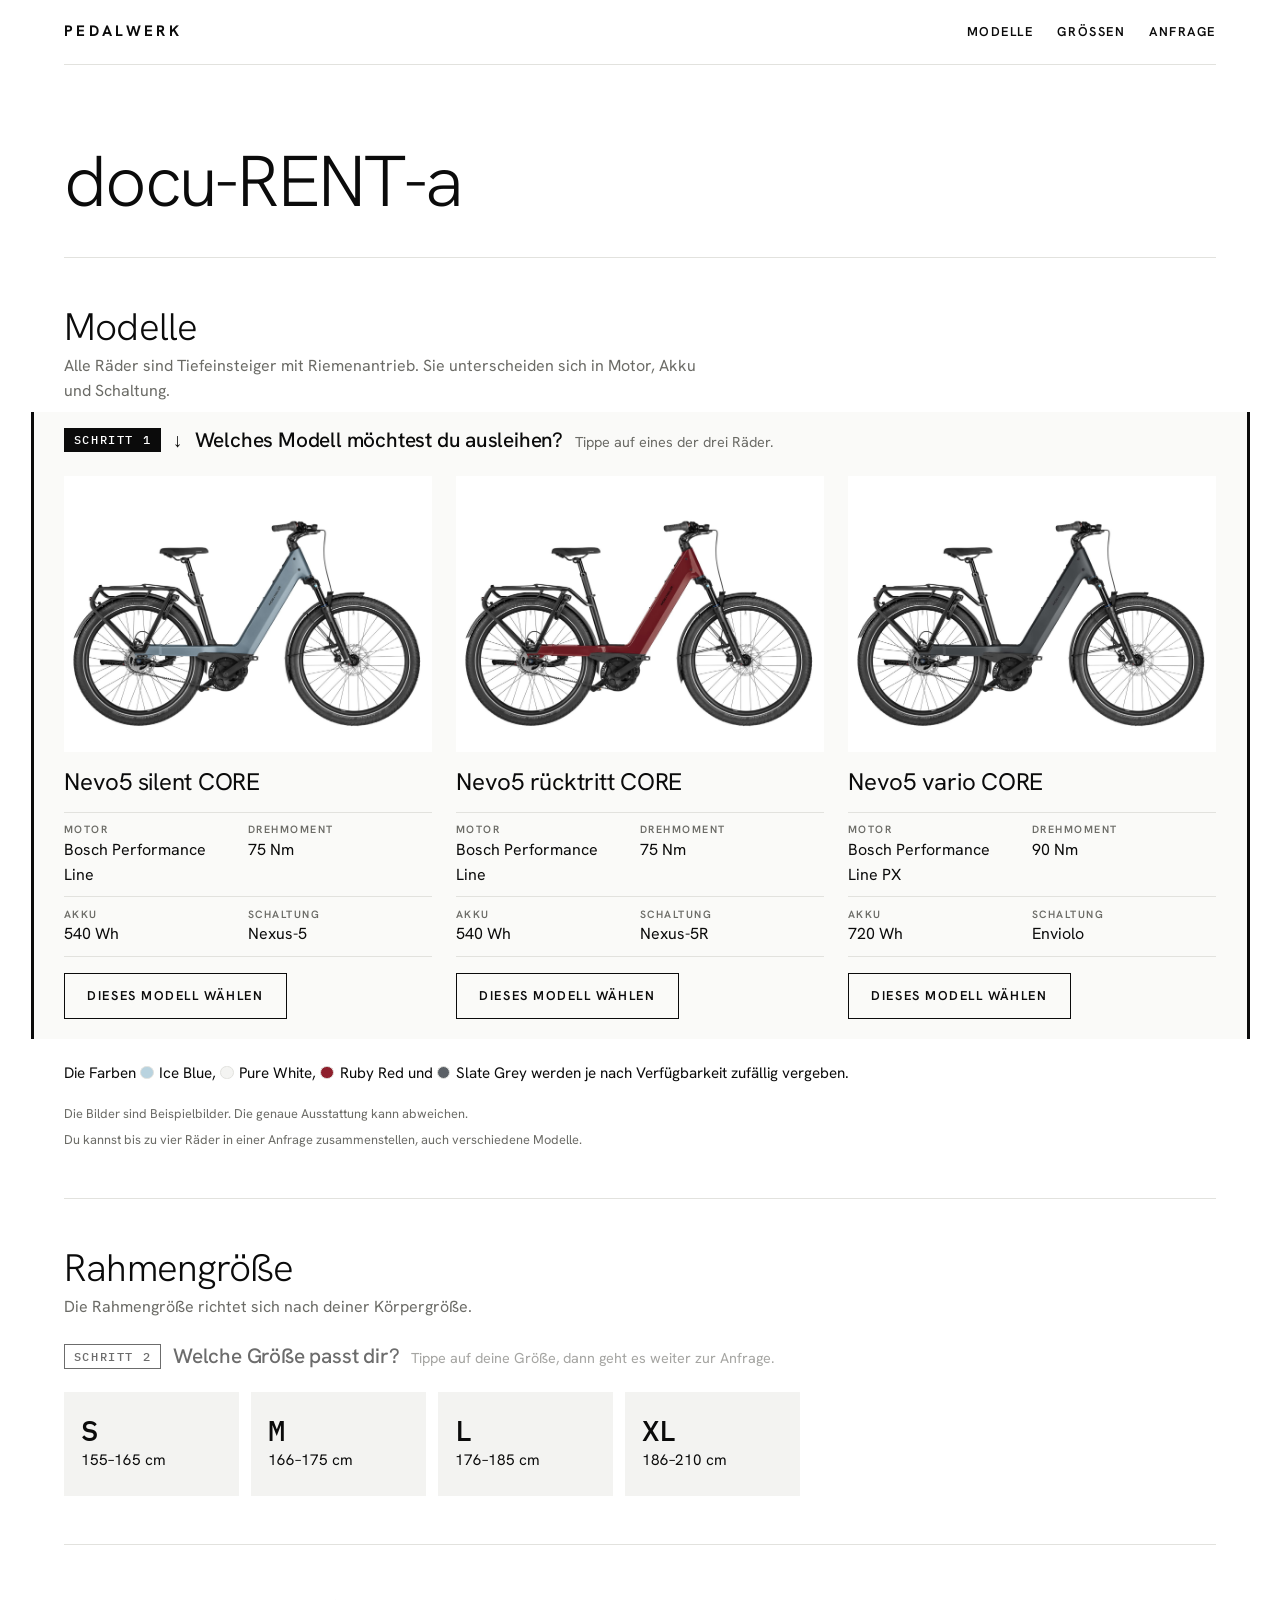
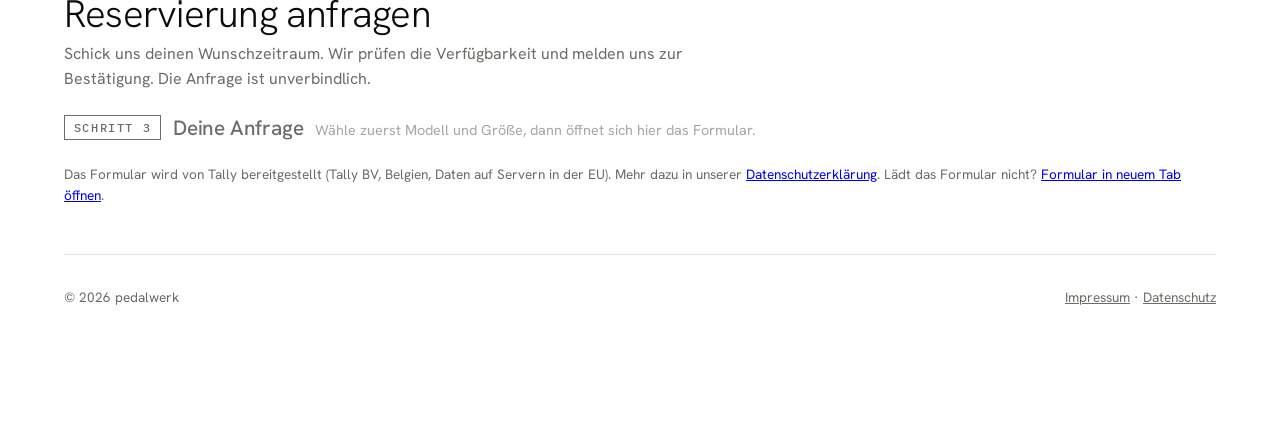
<file: index.html>
<!doctype html>
<html lang="de">
<head>
<meta charset="utf-8">
<meta name="viewport" content="width=device-width,initial-scale=1,viewport-fit=cover">
<title>docu-RENT-a · pedalwerk</title>
<meta name="description" content="E-Bike-Verleih: Riese & Müller Nevo5 in drei Varianten und vier Rahmengrößen. Jetzt unverbindlich anfragen.">
<!-- Schriften liegen im Repo (fonts/), damit beim Aufruf keine Daten an Google gehen. -->
<link rel="stylesheet" href="fonts/fonts.css">
<style>
/* Layout: ruhiger Produktkatalog auf Weiß, drei Modellkacheln, Größenrechner, Anfrageformular. Gleiche Gestaltung wie das interne Portal. */
:root {
  color-scheme: light;
  --paper: #ffffff;
  --stone: #f3f3f1;
  --rule: #e2e2de;
  --ink: #0b0b0b;
  --ink-soft: #6b6b66;
  --ok: #1f6b3a;
  --warn: #8a5a00;
  --err: #9b2d20;
  --font-sans: "Hanken Grotesk", "Helvetica Neue", Helvetica, Arial, sans-serif;
  --font-mono: "IBM Plex Mono", ui-monospace, Menlo, Consolas, monospace;
  --gutter-l: max(16px, env(safe-area-inset-left, 0px));
  --gutter-r: max(16px, env(safe-area-inset-right, 0px));
}
* { box-sizing: border-box; }
[hidden] { display: none !important; }
html { -webkit-text-size-adjust: 100%; scroll-behavior: smooth; }
@media (prefers-reduced-motion: reduce) { html { scroll-behavior: auto; } }
body {
  margin: 0; background: var(--paper); color: var(--ink);
  font: 400 16px/1.55 var(--font-sans);
  padding-left: var(--gutter-l); padding-right: var(--gutter-r);
  padding-block: env(safe-area-inset-top, 0px) calc(3rem + env(safe-area-inset-bottom, 0px));
}
img { max-width: 100%; }
button, input, select, textarea { font: inherit; color: inherit; }
:focus-visible { outline: 2px solid var(--ink); outline-offset: 3px; }
.wrap { max-width: 72rem; margin-inline: auto; }

/* Kopf */
.topbar { display: flex; justify-content: space-between; align-items: center; gap: 1rem; flex-wrap: wrap; padding-block: 1.25rem; border-bottom: 1px solid var(--rule); }
.brand { font-size: 0.95rem; font-weight: 700; letter-spacing: 0.22em; text-transform: uppercase; }
.topnav { display: flex; gap: 1.5rem; font-size: 0.8rem; font-weight: 600; letter-spacing: 0.12em; text-transform: uppercase; }
.topnav a { color: var(--ink); text-decoration: none; }
.topnav a:hover { text-decoration: underline; text-underline-offset: 4px; }

/* Einstieg */
.hero { display: grid; gap: 1rem; padding-block: clamp(2.5rem, 7vw, 5rem) 2.5rem; }
.eyebrow { font-size: 0.72rem; font-weight: 600; letter-spacing: 0.16em; text-transform: uppercase; color: var(--ink-soft); }
.hero h1 { margin: 0; font-size: clamp(2.4rem, 7vw, 4.5rem); font-weight: 300; letter-spacing: -0.03em; line-height: 1; text-wrap: balance; }
.hero p { margin: 0; max-width: 34rem; font-size: 1.1rem; color: var(--ink-soft); }
.hero .btn { justify-self: start; margin-top: 0.75rem; }

.btn {
  display: inline-flex; align-items: center; justify-content: center; min-height: 46px; padding: 0.55rem 1.4rem;
  background: var(--ink); color: var(--paper); border: 1px solid var(--ink); border-radius: 0; cursor: pointer;
  font-size: 0.8rem; font-weight: 600; letter-spacing: 0.12em; text-transform: uppercase; text-decoration: none;
}
.btn.ghost { background: transparent; color: var(--ink); }
.btn:disabled { opacity: 0.4; cursor: not-allowed; }

section { padding-block: 3rem; border-top: 1px solid var(--rule); }
h2 { margin: 0 0 0.4rem; font-size: clamp(1.7rem, 4vw, 2.4rem); font-weight: 300; letter-spacing: -0.02em; line-height: 1.1; text-wrap: balance; }
.lead { margin: 0 0 2rem; color: var(--ink-soft); max-width: 40rem; }
/* Schritt-Hinweis direkt über den Kacheln: Frage + kleiner Pfeil nach unten. */
.step-prompt { display: flex; align-items: baseline; flex-wrap: wrap; gap: 0.35rem 0.75rem; margin: -0.75rem 0 1.25rem; }
.step-prompt .q { font-size: 1.3rem; font-weight: 500; letter-spacing: -0.01em; }
.step-prompt .hint { font-size: 0.9rem; color: var(--ink-soft); }
.step-prompt .arrow { display: inline-block; font-size: 1.2rem; line-height: 1; }
/* „Schritt 1/2/3“: kleines Etikett vor der Frage. Der aktuelle Schritt ist schwarz gefüllt,
   die anderen sind nur umrandet und etwas zurückgenommen. */
.step-no { align-self: center; font: 500 0.72rem/1 var(--font-mono); letter-spacing: 0.14em; text-transform: uppercase;
  padding: 0.35rem 0.55rem; border: 1px solid var(--ink); color: var(--ink); white-space: nowrap; transition: background 0.3s ease, color 0.3s ease; }
.step-prompt.active .step-no { background: var(--ink); color: var(--paper); }
.step-prompt { transition: opacity 0.3s ease; }
.step-prompt:not(.active) { opacity: 0.6; }
.step-prompt:not(.active) .arrow { display: none; }
@media (prefers-reduced-motion: no-preference) {
  .step-prompt.active .arrow { animation: nudge 1.6s ease-in-out infinite; }
}
/* Zwei schmale Balken links und rechts markieren den aktuellen Schritt:
   erst die Räder, nach der Wahl die Größen, dann das Formular. Sie gleiten mit. */
.step-bar { position: absolute; top: 0; left: 0; width: 3px; height: 0; background: var(--ink); pointer-events: none; z-index: 2;
  transition: top 0.7s cubic-bezier(0.2, 0.7, 0.2, 1), height 0.7s cubic-bezier(0.2, 0.7, 0.2, 1), opacity 0.3s ease; opacity: 0; }
.step-bar.on { opacity: 1; }
/* Dazu eine sehr helle Fläche zwischen den Balken, die den aktuellen Bereich hinterlegt.
   Heller als die Trennstriche (--rule) und die Größen-Kacheln (--stone), damit beide sichtbar bleiben. */
.step-bg { position: absolute; top: 0; left: 0; width: 0; height: 0; background: #fafaf8; pointer-events: none; z-index: -1;
  transition: top 0.7s cubic-bezier(0.2, 0.7, 0.2, 1), height 0.7s cubic-bezier(0.2, 0.7, 0.2, 1), left 0.7s ease, width 0.7s ease, opacity 0.3s ease; opacity: 0; }
.step-bg.on { opacity: 1; }
@media (prefers-reduced-motion: reduce) { .step-bar, .step-bg { transition: none; } }
/* Nach-oben-Knopf: unten rechts, bündig mit der rechten Inhaltskante (so kommt er dem Seitenbalken nicht in die Quere). */
.to-top {
  position: fixed; z-index: 5;
  right: max(calc(16px + env(safe-area-inset-right, 0px)), calc((100vw - 72rem) / 2));
  bottom: calc(20px + env(safe-area-inset-bottom, 0px));
  width: 48px; height: 48px; display: grid; place-items: center;
  background: var(--ink); color: var(--paper); border: 0; border-radius: 0; cursor: pointer;
  font-size: 1.3rem; line-height: 1;
  opacity: 0; transform: translateY(8px); pointer-events: none; transition: opacity 0.25s ease, transform 0.25s ease;
}
.to-top.show { opacity: 1; transform: none; pointer-events: auto; }
.to-top:hover { background: #2a2a2a; }
/* „Formular zurücksetzen“: unten rechts neben dem Nach-oben-Knopf (bzw. an seiner Stelle, solange er nicht da ist).
   Weiß mit schwarzem Rand, damit er neben dem schwarzen Pfeil als Nebenaktion erkennbar bleibt. */
.reset-fab {
  position: fixed; z-index: 5;
  right: max(calc(16px + env(safe-area-inset-right, 0px)), calc((100vw - 72rem) / 2));
  bottom: calc(20px + env(safe-area-inset-bottom, 0px));
  height: 48px; padding: 0 1.1rem; display: inline-flex; align-items: center; gap: 0.5rem;
  background: var(--paper); color: var(--ink); border: 1px solid var(--ink); border-radius: 0; cursor: pointer;
  font: 600 0.75rem/1 var(--font-sans); letter-spacing: 0.12em; text-transform: uppercase; white-space: nowrap;
  opacity: 0; transform: translateY(8px); pointer-events: none;
  transition: opacity 0.25s ease, transform 0.25s ease, right 0.25s ease;
}
.reset-fab .ic { font-size: 1rem; letter-spacing: 0; }
.reset-fab.show { opacity: 1; transform: none; pointer-events: auto; }
.reset-fab:hover { background: var(--stone); }
.to-top.show ~ .reset-fab { right: calc(max(calc(16px + env(safe-area-inset-right, 0px)), calc((100vw - 72rem) / 2)) + 56px); }
@media (prefers-reduced-motion: reduce) { .to-top, .reset-fab { transition: none; transform: none; } }
@keyframes nudge { 0%, 100% { transform: translateY(0); } 50% { transform: translateY(4px); } }

/* Modelle */
.models { display: grid; gap: 2.5rem 1.5rem; grid-template-columns: repeat(auto-fit, minmax(min(100%, 19rem), 1fr)); }
.model { display: grid; gap: 1rem; align-content: start; }
@supports (grid-template-rows: subgrid) {
  .models { grid-auto-rows: auto; }
  .model { grid-row: span 4; grid-template-rows: subgrid; row-gap: 1rem; }
}
.pic { position: relative; aspect-ratio: 4 / 3; max-width: 100%; display: grid; place-items: center; overflow: hidden; background: var(--stone); }
.pic:has(img) { background: var(--paper); }
.pic img { width: 100%; height: 100%; object-fit: contain; }
.pic svg { width: 80%; height: auto; color: var(--ink); }
.model h3 { margin: 0; font-size: 1.5rem; font-weight: 400; letter-spacing: -0.01em; line-height: 1.15; }
.specs { margin: 0; display: grid; grid-template-columns: 1fr 1fr; border-top: 1px solid var(--rule); }
.specs div { padding: 0.55rem 0; border-bottom: 1px solid var(--rule); min-width: 0; }
.specs div:nth-child(odd) { padding-right: 0.75rem; }
.specs dt { font-size: 0.66rem; font-weight: 600; letter-spacing: 0.14em; text-transform: uppercase; color: var(--ink-soft); }
.specs dd { margin: 0; font-variant-numeric: tabular-nums; }
.model .btn { justify-self: start; pointer-events: none; }
/* Ganze Kachel anklickbar (auch per Tastatur). Gewählte Kachel bekommt einen schwarzen Rahmen ums Bild. */
.model { cursor: pointer; -webkit-tap-highlight-color: transparent; }
.model:hover .pic img, .model:hover .pic svg { transform: scale(1.02); }
.pic img, .pic svg { transition: transform 0.35s ease; }
/* Rahmen als eigene Ebene über dem Bild, damit der Zoom beim Überfahren ihn nicht verdeckt. */
.model[aria-pressed="true"] .pic::after { content: ""; position: absolute; inset: 0; border: 2px solid var(--ink); pointer-events: none; z-index: 1; }
.model[aria-pressed="true"] .btn { background: var(--ink); color: var(--paper); }
/* Größenkacheln: vier gleich große Felder, auf dem Handy zwei pro Reihe */
.size-grid { display: grid; gap: 0.75rem; grid-template-columns: repeat(4, minmax(0, 1fr)); max-width: 46rem; }
@media (max-width: 34rem) { .size-grid { grid-template-columns: repeat(2, minmax(0, 1fr)); } }
.size-card {
  display: grid; gap: 0.25rem; justify-items: start; align-content: center; padding: 1.25rem 1rem; min-height: 6.5rem;
  background: var(--stone); color: var(--ink); border: 1px solid transparent; border-radius: 0; cursor: pointer; text-align: left;
  -webkit-tap-highlight-color: transparent;
}
.size-card:hover { border-color: var(--ink); }
.size-card[aria-pressed="true"] { background: var(--ink); color: var(--paper); }
.size-card .k { font: 500 1.8rem/1 var(--font-mono); }
.size-card .r { font-size: 0.95rem; font-variant-numeric: tabular-nums; }
@media (prefers-reduced-motion: reduce) { .pic img, .pic svg { transition: none; } }

/* Farbsatz: „Die Farben ● Ice Blue, ● Pure White … werden … vergeben.“ Punkte stehen im Fließtext. */
.colors { margin: 2.5rem 0 0; font-size: 0.95rem; line-height: 1.9; }
.color { white-space: nowrap; }
.colors .swatch { display: inline-block; vertical-align: -0.08em; margin-right: 0.35rem; }
.swatch { width: 0.85rem; height: 0.85rem; border-radius: 50%; background: var(--sw); border: 1px solid var(--rule); flex: none; }
.small { font-size: 0.8rem; color: var(--ink-soft); margin: 1rem 0 0; }
.small + .small { margin-top: 0.4rem; }

/* Größen */

/* Tally-Formular */
/* Formular ist eingeklappt, bis eine Größe gewählt ist, und klappt dann auf. */
.tally-wrap { max-width: 46rem; display: grid; grid-template-rows: 0fr; transition: grid-template-rows 0.7s cubic-bezier(0.2, 0.7, 0.2, 1); }
.tally-inner { min-height: 0; overflow: hidden; }
#anfrage.open .tally-wrap { grid-template-rows: 1fr; margin-bottom: 1rem; }
#anfrage.open { min-height: 100vh; }   /* damit die Seite sofort bis zum Trennstrich scrollen kann */
@media (prefers-reduced-motion: reduce) { .tally-wrap { transition: none; } }
.prefill { max-width: 46rem; display: flex; flex-wrap: wrap; align-items: center; justify-content: space-between; gap: 0.75rem 1rem; padding: 0.9rem 1.1rem; margin-bottom: 1rem; background: var(--stone); font-size: 0.95rem; }
.prefill .btn { min-height: 40px; padding: 0.4rem 1rem; }
/* „Deine Räder“: Liste der zusammengestellten Räder über dem Formular, bis zu 4. */
.cart { max-width: 46rem; margin: 0 0 1.25rem; border-top: 1px solid var(--ink); }
.cart-list { list-style: none; margin: 0; padding: 0; }
.cart-row { display: grid; grid-template-columns: 4.2rem minmax(0, 1fr) auto auto; align-items: center; gap: 0.25rem 0.75rem;
  padding: 0.75rem 0; border-bottom: 1px solid var(--rule); }
.cart-row .no { font: 500 0.72rem/1 var(--font-mono); letter-spacing: 0.14em; text-transform: uppercase; }
.cart-row .what { font-size: 0.98rem; }
.cart-row .what .sub { color: var(--ink-soft); white-space: nowrap; }
.cart-row .open { color: var(--ink-soft); font-style: italic; }
.cart-row.editing .no { background: var(--ink); color: var(--paper); padding: 0.3rem 0.45rem; justify-self: start; }
.cart-act { background: none; border: 0; padding: 0.4rem 0.2rem; min-height: 40px; cursor: pointer; color: var(--ink);
  font: 600 0.72rem/1 var(--font-sans); letter-spacing: 0.12em; text-transform: uppercase; text-decoration: underline; text-underline-offset: 3px; }
.cart-act.x { text-decoration: none; font-size: 1rem; letter-spacing: 0; width: 40px; }
.cart-act:hover { color: var(--ink-soft); }
.cart-foot { display: flex; flex-wrap: wrap; align-items: center; gap: 0.5rem 1rem; padding-top: 0.9rem; }
.cart-foot .btn { min-height: 44px; padding: 0.5rem 1.1rem; }
.cart-foot .note { font-size: 0.85rem; color: var(--ink-soft); }
@media (max-width: 34rem) {
  .cart-row { grid-template-columns: minmax(0, 1fr) auto auto; }
  .cart-row .no { grid-column: 1 / -1; justify-self: start; }
}
.tally-wrap iframe { display: block; width: 100%; border: 0; }
/* Felder (Größenrechner) */
label.f { display: grid; gap: 0.35rem; font-size: 0.7rem; font-weight: 600; letter-spacing: 0.12em; text-transform: uppercase; color: var(--ink-soft); }
input[type="text"], input[type="email"], input[type="tel"], input[type="number"], input[type="date"], select, textarea {
  width: 100%; min-height: 46px; padding: 0.6rem 0.75rem; background: var(--paper); color: var(--ink);
  border: 1px solid var(--rule); border-radius: 0; font-size: 1rem; font-weight: 400; letter-spacing: 0; text-transform: none;
}
input:focus, select:focus, textarea:focus { border-color: var(--ink); outline: none; }
textarea { resize: vertical; min-height: 6rem; }
.form-note { margin: 0; color: var(--ink-soft); font-size: 0.85rem; }

footer { padding-top: 2rem; padding-bottom: 4.5rem; border-top: 1px solid var(--rule); font-size: 0.85rem; color: var(--ink-soft); display: flex; flex-wrap: wrap; gap: 0.5rem 2rem; justify-content: space-between; }
footer a { color: var(--ink-soft); }
</style>
</head>
<body>

<header class="wrap topbar">
  <span class="brand" id="brand">pedalwerk</span>
  <nav class="topnav" aria-label="Seitenbereiche">
    <a href="#modelle">Modelle</a>
    <a href="#groessen">Größen</a>
    <a href="#anfrage">Anfrage</a>
  </nav>
</header>

<main class="wrap">
  <div class="hero">
    <h1>docu-RENT-a</h1>
  </div>

  <section id="modelle" aria-labelledby="h-modelle">
    <h2 id="h-modelle">Modelle</h2>
    <p class="lead">Alle Räder sind Tiefeinsteiger mit Riemenantrieb. Sie unterscheiden sich in Motor, Akku und Schaltung.</p>
    <p class="step-prompt active" id="prompt-model">
      <span class="step-no">Schritt 1</span>
      <span class="arrow" aria-hidden="true">↓</span>
      <span class="q" id="q-model">Welches Modell möchtest du ausleihen?</span>
      <span class="hint" id="hint-model">Tippe auf eines der drei Räder.</span>
    </p>
    <div class="models" id="models"></div>
    <p class="colors" id="colors"></p>
    <p class="small">Die Bilder sind Beispielbilder. Die genaue Ausstattung kann abweichen.</p>
    <p class="small">Du kannst bis zu vier Räder in einer Anfrage zusammenstellen, auch verschiedene Modelle.</p>
  </section>

  <section id="groessen" aria-labelledby="h-groessen">
    <h2 id="h-groessen">Rahmengröße</h2>
    <p class="lead">Die Rahmengröße richtet sich nach deiner Körpergröße.</p>
    <p class="step-prompt" id="prompt-size">
      <span class="step-no">Schritt 2</span>
      <span class="arrow" aria-hidden="true">↓</span>
      <span class="q" id="q-size">Welche Größe passt dir?</span>
      <span class="hint" id="hint-size">Tippe auf deine Größe, dann geht es weiter zur Anfrage.</span>
    </p>
    <div class="size-grid" id="size-grid" role="group" aria-label="Rahmengröße"></div>
  </section>

  <section id="anfrage" aria-labelledby="h-anfrage">
    <h2 id="h-anfrage">Reservierung anfragen</h2>
    <p class="lead">Schick uns deinen Wunschzeitraum. Wir prüfen die Verfügbarkeit und melden uns zur Bestätigung. Die Anfrage ist unverbindlich.</p>

    <p class="step-prompt" id="prompt-form">
      <span class="step-no">Schritt 3</span>
      <span class="arrow" aria-hidden="true">↓</span>
      <span class="q">Deine Anfrage</span>
      <span class="hint" id="form-hint">Wähle zuerst Modell und Größe, dann öffnet sich hier das Formular.</span>
    </p>
    <div id="cart" class="cart" hidden aria-label="Deine Räder">
      <ol class="cart-list" id="cart-list"></ol>
      <div class="cart-foot">
        <button id="cart-add" class="btn ghost" type="button">+ Weiteres Rad hinzufügen</button>
        <span class="note" id="cart-note"></span>
      </div>
    </div>
    <div id="prefill" class="prefill" hidden aria-live="polite">
      <span id="prefill-text"></span>
      <button id="prefill-apply" class="btn ghost" type="button" hidden>Ins Formular übernehmen</button>
    </div>
    <div class="tally-wrap"><div class="tally-inner">
      <iframe id="tally-form" data-tally-src="https://tally.so/embed/0VVqqQ?alignLeft=1&amp;hideTitle=1&amp;transparentBackground=1&amp;dynamicHeight=1" loading="lazy" width="100%" height="1600" frameborder="0" marginheight="0" marginwidth="0" title="Reservierung anfragen"></iframe>
    </div></div>
    <p class="form-note">Das Formular wird von Tally bereitgestellt (Tally BV, Belgien, Daten auf Servern in der EU). Mehr dazu in unserer <a id="ds-link" href="#">Datenschutzerklärung</a>. Lädt das Formular nicht? <a href="https://tally.so/r/0VVqqQ" target="_blank" rel="noopener">Formular in neuem Tab öffnen</a>.</p>
  </section>

  <footer>
    <span>© <span id="year"></span> <span id="footer-brand">pedalwerk</span></span>
    <span><a id="imprint-link" href="#">Impressum</a> · <a id="ds-link-2" href="#">Datenschutz</a></span>
  </footer>
</main>

<script>
"use strict";

/* ==========================================================
   EINSTELLUNGEN: hier anpassen
   ========================================================== */
const CONFIG = {
  brand: "pedalwerk",
  // Das Anfrageformular läuft über Tally: https://tally.so/r/0VVqqQ (Felder werden in Tally bearbeitet).
  datenschutzUrl: "datenschutz.html",
  impressumUrl: "impressum.html",
};

// Gleiche Daten wie im internen Portal.
const MODELLE = [
  { name: "Nevo5 silent CORE",    motor: "Bosch Performance Line",    nm: 75, wh: 540, schaltung: "Nexus-5",  info: "Shimano Nexus 5-Gang, Riemenantrieb" },
  { name: "Nevo5 rücktritt CORE", motor: "Bosch Performance Line",    nm: 75, wh: 540, schaltung: "Nexus-5R", info: "Shimano Nexus 5-Gang mit Rücktritt, Riemenantrieb" },
  { name: "Nevo5 vario CORE",     motor: "Bosch Performance Line PX", nm: 90, wh: 720, schaltung: "Enviolo",  info: "Enviolo stufenlos, Riemenantrieb" },
];
const RAHMEN_GROESSEN = { S: [155, 165], M: [166, 175], L: [176, 185], XL: [186, 210] };
// Bilder: lege Fotos als bilder/<datei>.jpg ins Repo. Fehlt eine Datei, erscheint eine Strichzeichnung.
const FARBEN = [
  { name: "Ice Blue",   hex: "#b9d3df", bild: "bilder/ice-blue.jpg" },
  { name: "Pure White", hex: "#f4f4f2", bild: "bilder/pure-white.jpg" },
  { name: "Ruby Red",   hex: "#8e1f2c", bild: "bilder/ruby-red.jpg" },
  { name: "Slate Grey", hex: "#5b6066", bild: "bilder/slate-grey.jpg" },
];
// Welches Farbbild auf welcher Modellkachel gezeigt wird.
const MODELL_BILD = ["Ice Blue", "Ruby Red", "Slate Grey"];

/* ========================================================== */

const $ = (s) => document.querySelector(s);
function el(tag, props = {}, ...children) {
  const n = document.createElement(tag);
  for (const [k, v] of Object.entries(props)) {
    if (v == null || v === false) continue;
    if (k === "class") n.className = v;
    else if (k === "text") n.textContent = v;
    else if (k.startsWith("on")) n.addEventListener(k.slice(2), v);
    else n.setAttribute(k, v === true ? "" : v);
  }
  for (const c of children.flat()) if (c != null && c !== false) n.append(c);
  return n;
}

function drawing() {
  const svg = document.createElementNS("http://www.w3.org/2000/svg", "svg");
  svg.setAttribute("viewBox", "0 0 200 120"); svg.setAttribute("aria-hidden", "true");
  svg.setAttribute("fill", "none"); svg.setAttribute("stroke", "currentColor"); svg.setAttribute("stroke-width", "1.6");
  svg.setAttribute("stroke-linecap", "round"); svg.setAttribute("stroke-linejoin", "round");
  svg.innerHTML = `<circle cx="50" cy="82" r="30"/><circle cx="150" cy="82" r="30"/>
    <path d="M50 82 L96 84 L86 40"/><path d="M50 82 L86 40"/><path d="M96 84 Q110 62 134 46"/>
    <path d="M134 46 L150 82"/><path d="M78 35 H96"/><path d="M134 46 L130 32 L143 30"/>
    <path d="M101 76 Q112 62 126 52" stroke-width="6"/><circle cx="96" cy="84" r="5"/>`;
  return svg;
}
function picture(farbName, alt) {
  const box = el("div", { class: "pic" });
  const f = FARBEN.find((x) => x.name === farbName);
  if (f && f.bild) {
    const img = el("img", { src: f.bild, alt, loading: "lazy" });
    img.addEventListener("error", () => img.replaceWith(drawing()));
    box.append(img);
  } else box.append(drawing());
  return box;
}
const fmt = (iso) => iso ? new Date(iso + "T12:00:00").toLocaleDateString("de-DE") : "";

/* ----- Modelle, Farben, Größen ----- */
function renderModels() {
  $("#models").replaceChildren(...MODELLE.map((m, i) => {
    const item = (dt, dd) => el("div", {}, el("dt", { text: dt }), el("dd", { text: dd }));
    return el("article", {
      class: "model", role: "button", tabindex: "0", "aria-pressed": "false", "data-modell": m.name,
      "aria-label": `${m.name} auswählen und weiter zur Größe`,
      onclick: () => pickModel(m.name),
      onkeydown: (e) => { if (e.key === "Enter" || e.key === " ") { e.preventDefault(); pickModel(m.name); } },
    },
      picture(MODELL_BILD[i], m.name),
      el("h3", { text: m.name }),
      el("dl", { class: "specs" },
        item("Motor", m.motor), item("Drehmoment", `${m.nm} Nm`),
        item("Akku", `${m.wh} Wh`), item("Schaltung", m.schaltung)
      ),
      el("span", { class: "btn ghost", "aria-hidden": "true", text: "Dieses Modell wählen" })
    );
  }));
  // „Die Farben ● A, ● B, ● C und ● D werden je nach Verfügbarkeit zufällig vergeben.“
  const farbe = (f) => el("span", { class: "color" }, el("span", { class: "swatch", style: `--sw:${f.hex}`, "aria-hidden": "true" }), f.name);
  const teile = [];
  FARBEN.forEach((f, i) => {
    if (i > 0) teile.push(i === FARBEN.length - 1 ? " und " : ", ");
    teile.push(farbe(f));
  });
  $("#colors").replaceChildren("Die Farben ", ...teile, " werden je nach Verfügbarkeit zufällig vergeben.");
}

function renderSizes() {
  $("#size-grid").replaceChildren(...Object.entries(RAHMEN_GROESSEN).map(([k, [a, z]]) =>
    el("button", {
      class: "size-card", type: "button", "aria-pressed": String(aktuell().rahmen === k),
      "aria-label": `Rahmengröße ${k} für ${a} bis ${z} cm wählen`, onclick: () => pickSize(k),
    }, el("span", { class: "k", text: k }), el("span", { class: "r", text: `${a}–${z} cm` }))));
}

/* ----- Nach oben ----- */
function initToTop() {
  const btn = el("button", { class: "to-top", type: "button", "aria-label": "Nach oben", title: "Nach oben", text: "↑",
    onclick: () => { scrollToY(0); setStep("models"); } });   // Balken gleiten mit zurück zu den Rädern
  document.body.append(btn);
  // Erscheint, sobald die Kopfzeile (oberer Seitenrand) aus dem Bild gescrollt ist.
  const update = () => {
    const show = $(".topbar").getBoundingClientRect().bottom < 0;
    btn.classList.toggle("show", show);
    btn.tabIndex = show ? 0 : -1;   // unsichtbar = nicht per Tab erreichbar
  };
  window.addEventListener("scroll", update, { passive: true });
  update();
}

/* ----- Formular zurücksetzen: alles auf Anfang ----- */
let resetBtn;
function updateResetBtn() {
  const show = raeder.some((r) => r.modell || r.rahmen);
  resetBtn.classList.toggle("show", show);
  resetBtn.tabIndex = show ? 0 : -1;
}
function resetAll() {
  if (formTouched && !confirm("Deine Eingaben im Formular gehen dabei verloren. Trotzdem zurücksetzen?")) return;
  raeder = [leer()]; cur = 0;
  formTouched = false;
  syncTiles(); renderCart();
  // Formular einklappen und das iframe durch ein frisches ersetzen (Tally lädt erst wieder nach der Größenwahl).
  const old = $("#tally-form");
  const f = old.cloneNode(false);
  f.removeAttribute("src");
  f.dataset.tallySrc = TALLY_BASE;
  shownUrl = TALLY_BASE;
  old.replaceWith(f);
  bindIframe(f);
  const sec = $("#anfrage");
  sec.classList.remove("open"); sec.style.minHeight = "";
  $("#form-hint").textContent = FORM_HINT_CLOSED;
  $("#prefill").hidden = true; $("#prefill-apply").hidden = true;
  updateResetBtn();
  setStep("models");
  scrollToY(0);
}
function initReset() {
  resetBtn = el("button", { class: "reset-fab", type: "button", onclick: resetAll });
  resetBtn.append(el("span", { class: "ic", "aria-hidden": "true", text: "↺" }), el("span", { text: "Formular zurücksetzen" }));
  document.body.append(resetBtn);   // nach dem Nach-oben-Knopf, damit es per CSS daneben rücken kann
  updateResetBtn();
}

/* ----- Schritt-Balken und Hinterlegung ----- */
// Jeder Schritt reicht von der Frage (falls sichtbar) bis zum Ende der Auswahl.
const STEP_AREA = {
  models: ["#prompt-model", "#models"],
  sizes: ["#prompt-size", "#size-grid"],
  form: ["#prompt-form", ".tally-wrap"],   // inklusive „Deine Räder“ dazwischen
};
const PAD_TOP = 12, PAD_BOTTOM = 20;   // Luft über und unter dem Bereich
let step = "models";
const bars = [el("div", { class: "step-bar", "aria-hidden": "true" }), el("div", { class: "step-bar", "aria-hidden": "true" })];
const stepBg = el("div", { class: "step-bg", "aria-hidden": "true" });
function placeBars() {
  const [fromSel, toSel] = STEP_AREA[step];
  const from = $(fromSel).hidden ? $(toSel) : $(fromSel);
  const top = from.getBoundingClientRect().top + window.scrollY - PAD_TOP;
  const h = $(toSel).getBoundingClientRect().bottom + window.scrollY + PAD_BOTTOM - top;
  const w = $("main").getBoundingClientRect();
  const vw = document.documentElement.clientWidth;
  // Mittig im Seitenrand neben dem Inhalt, aber nie außerhalb des Bildschirms.
  const gapL = w.left, gapR = vw - w.right;
  const xL = Math.max(4, Math.round(gapL / 2 - 1.5));
  const xR = Math.min(vw - 7, Math.round(w.right + gapR / 2 - 1.5));
  [[bars[0], xL], [bars[1], xR]].forEach(([b, x]) => { b.style.top = top + "px"; b.style.height = h + "px"; b.style.left = x + "px"; b.classList.add("on"); });
  Object.assign(stepBg.style, { top: top + "px", height: h + "px", left: xL + "px", width: (xR + 3 - xL) + "px" });
  stepBg.classList.add("on");
}
const STEP_PROMPT = { models: "#prompt-model", sizes: "#prompt-size", form: "#prompt-form" };
function setStep(s) {
  step = s;
  Object.entries(STEP_PROMPT).forEach(([k, sel]) => $(sel).classList.toggle("active", k === s));
  placeBars();
}
function initBars() {
  document.body.append(stepBg, ...bars);
  const ro = new ResizeObserver(() => placeBars());
  Object.values(STEP_AREA).flat().forEach((sel) => ro.observe($(sel)));
  ro.observe(document.body);
  window.addEventListener("resize", placeBars);
  if (document.fonts) document.fonts.ready.then(placeBars);
  placeBars();
}

/* ----- Ablauf: Modell → Größe → Formular ----- */
// Bezugspunkt ist jeweils der dünne graue Trennstrich (obere Kante einer Section).
const lineY = (section) => section.getBoundingClientRect().top + window.scrollY;
function scrollToY(y) {
  const smooth = !window.matchMedia("(prefers-reduced-motion: reduce)").matches;
  window.scrollTo({ top: Math.max(0, Math.round(y)), behavior: smooth ? "smooth" : "auto" });
}
// Nach der Modellwahl: Trennstrich über „Rahmengröße“ an den oberen Bildschirmrand.
// Ist die Seite dafür zu kurz (Formular noch eingeklappt), wird der Anfrage-Bereich etwas höher gemacht.
function scrollSizesIntoView() {
  const y = lineY($("#groessen"));
  const fehlt = y + window.innerHeight - document.documentElement.scrollHeight;
  if (fehlt > 0) { const a = $("#anfrage"); a.style.minHeight = Math.ceil(a.getBoundingClientRect().height + fehlt) + "px"; }
  scrollToY(y);
}
// Nach der Größenwahl: Trennstrich über „Reservierung anfragen“ an den oberen Bildschirmrand.
const scrollFormIntoView = () => scrollToY(lineY($("#anfrage")));
const scrollModelsIntoView = () => scrollToY(lineY($("#modelle")));
function pickModel(name) {
  const warFertig = fertig(aktuell());
  aktuell().modell = name;
  changed();
  if (!warFertig && aktuell().rahmen) {   // Größe stand schon fest: direkt weiter zum Formular
    openForm();
    setStep("form");
    scrollFormIntoView();
    return;
  }
  setStep("sizes");
  scrollSizesIntoView();
  setTimeout(() => $("#size-grid .size-card").focus({ preventScroll: true }), 350);
}
function pickSize(k) {
  aktuell().rahmen = k;
  changed();
  if (!aktuell().modell) {   // Größe zuerst gewählt: erst noch das Modell
    setStep("models");
    scrollModelsIntoView();
    return;
  }
  openForm();
  setStep("form");
  scrollFormIntoView();
}

/* ----- Mehrere Räder („Deine Räder“) ----- */
const MAX_RAEDER = 4;
const leer = () => ({ modell: "", rahmen: "" });
let raeder = [leer()];   // zusammengestellte Räder
let cur = 0;             // das Rad, das die Kacheln gerade bearbeiten
const aktuell = () => raeder[cur];
const fertig = (r) => Boolean(r.modell && r.rahmen);

// Kacheln, Fragen, Liste, Knopf und Formular an den aktuellen Stand anpassen.
function changed() {
  syncTiles();
  renderCart();
  updateResetBtn();
  commit();
}
function syncTiles() {
  document.querySelectorAll(".model").forEach((c) => c.setAttribute("aria-pressed", String(c.dataset.modell === aktuell().modell)));
  renderSizes();
  // Ab dem zweiten Rad nennen die Fragen die Nummer des Rads.
  const mehrere = raeder.length > 1, n = cur + 1;
  $("#q-model").textContent = mehrere ? `Welches Modell für Rad ${n}?` : "Welches Modell möchtest du ausleihen?";
  $("#q-size").textContent = mehrere ? `Welche Größe für Rad ${n}?` : "Welche Größe passt dir?";
  $("#hint-size").textContent = mehrere
    ? `Richte dich nach der Körpergröße der Person, die Rad ${n} fährt.`
    : "Tippe auf deine Größe, dann geht es weiter zur Anfrage.";
}
function renderCart() {
  const box = $("#cart");
  box.hidden = !raeder.some(fertig) && raeder.length === 1;
  $("#cart-list").replaceChildren(...raeder.map((r, i) => {
    const what = fertig(r)
      ? el("span", { class: "what" }, r.modell, el("span", { class: "sub", text: ` · ${rahmenLabel(r.rahmen)}` }))
      : el("span", { class: "what open", text: r.modell ? `${r.modell} · Größe noch offen` : r.rahmen ? `Rahmen ${r.rahmen} · Modell noch offen` : "Modell und Größe noch offen" });
    const row = el("li", { class: "cart-row" + (i === cur && !fertig(r) ? " editing" : "") },
      el("span", { class: "no", text: `Rad ${i + 1}` }), what,
      el("button", { class: "cart-act", type: "button", text: "Ändern", "aria-label": `Rad ${i + 1} ändern`, onclick: () => editRad(i) }));
    if (raeder.length > 1) row.append(el("button", { class: "cart-act x", type: "button", text: "✕", "aria-label": `Rad ${i + 1} entfernen`, onclick: () => removeRad(i) }));
    else row.append(el("span"));
    return row;
  }));
  const offen = raeder.some((r) => !fertig(r));
  const voll = raeder.length >= MAX_RAEDER;
  $("#cart-add").hidden = voll || offen;
  $("#cart-note").textContent = voll ? "Mehr als vier Räder? Schreib uns das gern in die Nachricht."
    : offen ? "Wähle für das offene Rad oben noch Modell und Größe." : `Bis zu ${MAX_RAEDER} Räder pro Anfrage.`;
}
function addRad() {
  if (raeder.length >= MAX_RAEDER) return;
  raeder.push(leer()); cur = raeder.length - 1;
  changed();
  setStep("models");
  scrollModelsIntoView();
}
function editRad(i) {
  cur = i;
  changed();
  setStep("models");
  scrollModelsIntoView();
}
function removeRad(i) {
  raeder.splice(i, 1);
  if (cur > i || cur >= raeder.length) cur = Math.max(0, cur - 1);
  // Bearbeitet man gerade kein offenes Rad mehr, zeigen die Kacheln das letzte Rad.
  if (fertig(aktuell())) cur = raeder.length - 1;
  changed();
  placeBars();
}

const FORM_HINT_CLOSED = "Wähle zuerst Modell und Größe, dann öffnet sich hier das Formular.";
const FORM_HINT_OPEN = "Trag deinen Wunschzeitraum und deine Kontaktdaten ein und schick die Anfrage ab.";
// Formular aufklappen. Tally wird erst jetzt geladen, vorher gehen keine Daten an Tally.
function openForm() {
  const sec = $("#anfrage");
  if (sec.classList.contains("open")) return;
  sec.style.minHeight = "";   // Platzhalter-Höhe aus scrollSizesIntoView, jetzt gilt 100vh aus dem CSS
  sec.classList.add("open");
  $("#form-hint").textContent = FORM_HINT_OPEN;
  loadTally();
}

/* ----- Formular vorausfüllen -----
   Tally übernimmt Modell und Rahmengröße aus den versteckten Feldern „modell“ und „rahmen“.
   Der Wert muss exakt dem Text der Auswahl im Tally-Formular entsprechen. */
const TALLY_BASE = "https://tally.so/embed/0VVqqQ?alignLeft=1&hideTitle=1&transparentBackground=1&dynamicHeight=1";
const rahmenLabel = (k) => k && RAHMEN_GROESSEN[k] ? `${k} · ${RAHMEN_GROESSEN[k][0]}–${RAHMEN_GROESSEN[k][1]} cm` : "";
let formTouched = false;
let shownUrl = TALLY_BASE;   // Adresse, mit der das Formular gerade geladen ist (oder gleich geladen wird)   // hat jemand schon im Formular getippt? Dann nicht ungefragt neu laden.

// Nur fertige Räder gehen ans Formular, lückenlos nummeriert: modell/rahmen für Rad 1, modell2/rahmen2 für Rad 2 usw.
function tallyUrl() {
  // encodeURIComponent statt URLSearchParams: Leerzeichen als %20, nicht als „+“.
  const q = [];
  const liste = raeder.filter(fertig);
  liste.forEach((r, i) => {
    const n = i === 0 ? "" : String(i + 1);
    q.push(`modell${n}=` + encodeURIComponent(r.modell), `rahmen${n}=` + encodeURIComponent(rahmenLabel(r.rahmen)));
  });
  if (liste.length) q.push("anzahl=" + liste.length);
  return q.length ? `${TALLY_BASE}&${q.join("&")}` : TALLY_BASE;
}
function reloadForm() {
  const f = $("#tally-form");
  f.dataset.tallySrc = shownUrl = tallyUrl();
  if (f.getAttribute("src")) f.src = f.dataset.tallySrc;   // sonst lädt loadTally() es mit der neuen Adresse
  formTouched = false;
  $("#prefill-apply").hidden = true;
}
// Das Formular zeigt die Auswahl selbst an („Deine Auswahl: …“). Der Hinweis auf der Seite erscheint
// nur, wenn schon ins Formular getippt wurde und eine neue Auswahl erst übernommen werden muss.
function commit() {
  if (tallyUrl() === shownUrl) { $("#prefill").hidden = true; return; }
  if (formTouched) {
    $("#prefill-text").textContent = "Deine Räder haben sich geändert. Beim Übernehmen werden deine bisherigen Eingaben im Formular zurückgesetzt.";
    $("#prefill").hidden = false;
    $("#prefill-apply").hidden = false;   // nicht ungefragt neu laden, sonst gehen Eingaben verloren
  } else {
    $("#prefill").hidden = true;
    reloadForm();
  }
}

let loadedAt = 0;
const bindIframe = (f) => f.addEventListener("load", () => { loadedAt = Date.now(); });

/* ----- Start ----- */
function boot() {
  document.title = `docu-RENT-a · ${CONFIG.brand}`;
  $("#brand").textContent = CONFIG.brand; $("#footer-brand").textContent = CONFIG.brand;
  $("#year").textContent = new Date().getFullYear();
  for (const id of ["#ds-link", "#ds-link-2"]) $(id).href = CONFIG.datenschutzUrl;
  $("#imprint-link").href = CONFIG.impressumUrl;
  renderModels(); renderSizes();
  // Wechselt der Fokus ins Formular, hat der Kunde angefangen auszufüllen.
  // Fokus wandert ins Formular = Kunde füllt aus. Ausnahme: kurz nach dem (Neu-)Laden holt sich
  // das Formular den Fokus manchmal selbst, das zählt nicht als Eingabe.
  bindIframe($("#tally-form"));
  window.addEventListener("blur", () => { setTimeout(() => {
    if (document.activeElement === $("#tally-form") && Date.now() - loadedAt > 2500) formTouched = true;
  }, 0); });
  $("#prefill-apply").addEventListener("click", () => { reloadForm(); $("#prefill").hidden = true; });
  $("#cart-add").addEventListener("click", addRad);
  initBars();
  initToTop();
  initReset();
}

// Tally-Einbettung laden (offizielles Snippet): passt die Höhe automatisch an.
// Klappt das Skript nicht, wird das Formular als normales iframe geladen.
function loadTally() {
  const fallback = () => document.querySelectorAll("iframe[data-tally-src]:not([src])").forEach((f) => { f.src = f.dataset.tallySrc; });
  const ready = () => (typeof Tally !== "undefined" ? Tally.loadEmbeds() : fallback());
  if (typeof Tally !== "undefined") return ready();
  const s = document.createElement("script");
  s.src = "https://tally.so/widgets/embed.js";
  s.onload = ready; s.onerror = fallback;
  document.body.appendChild(s);
}
boot();
</script>
</body>
</html>
</file>
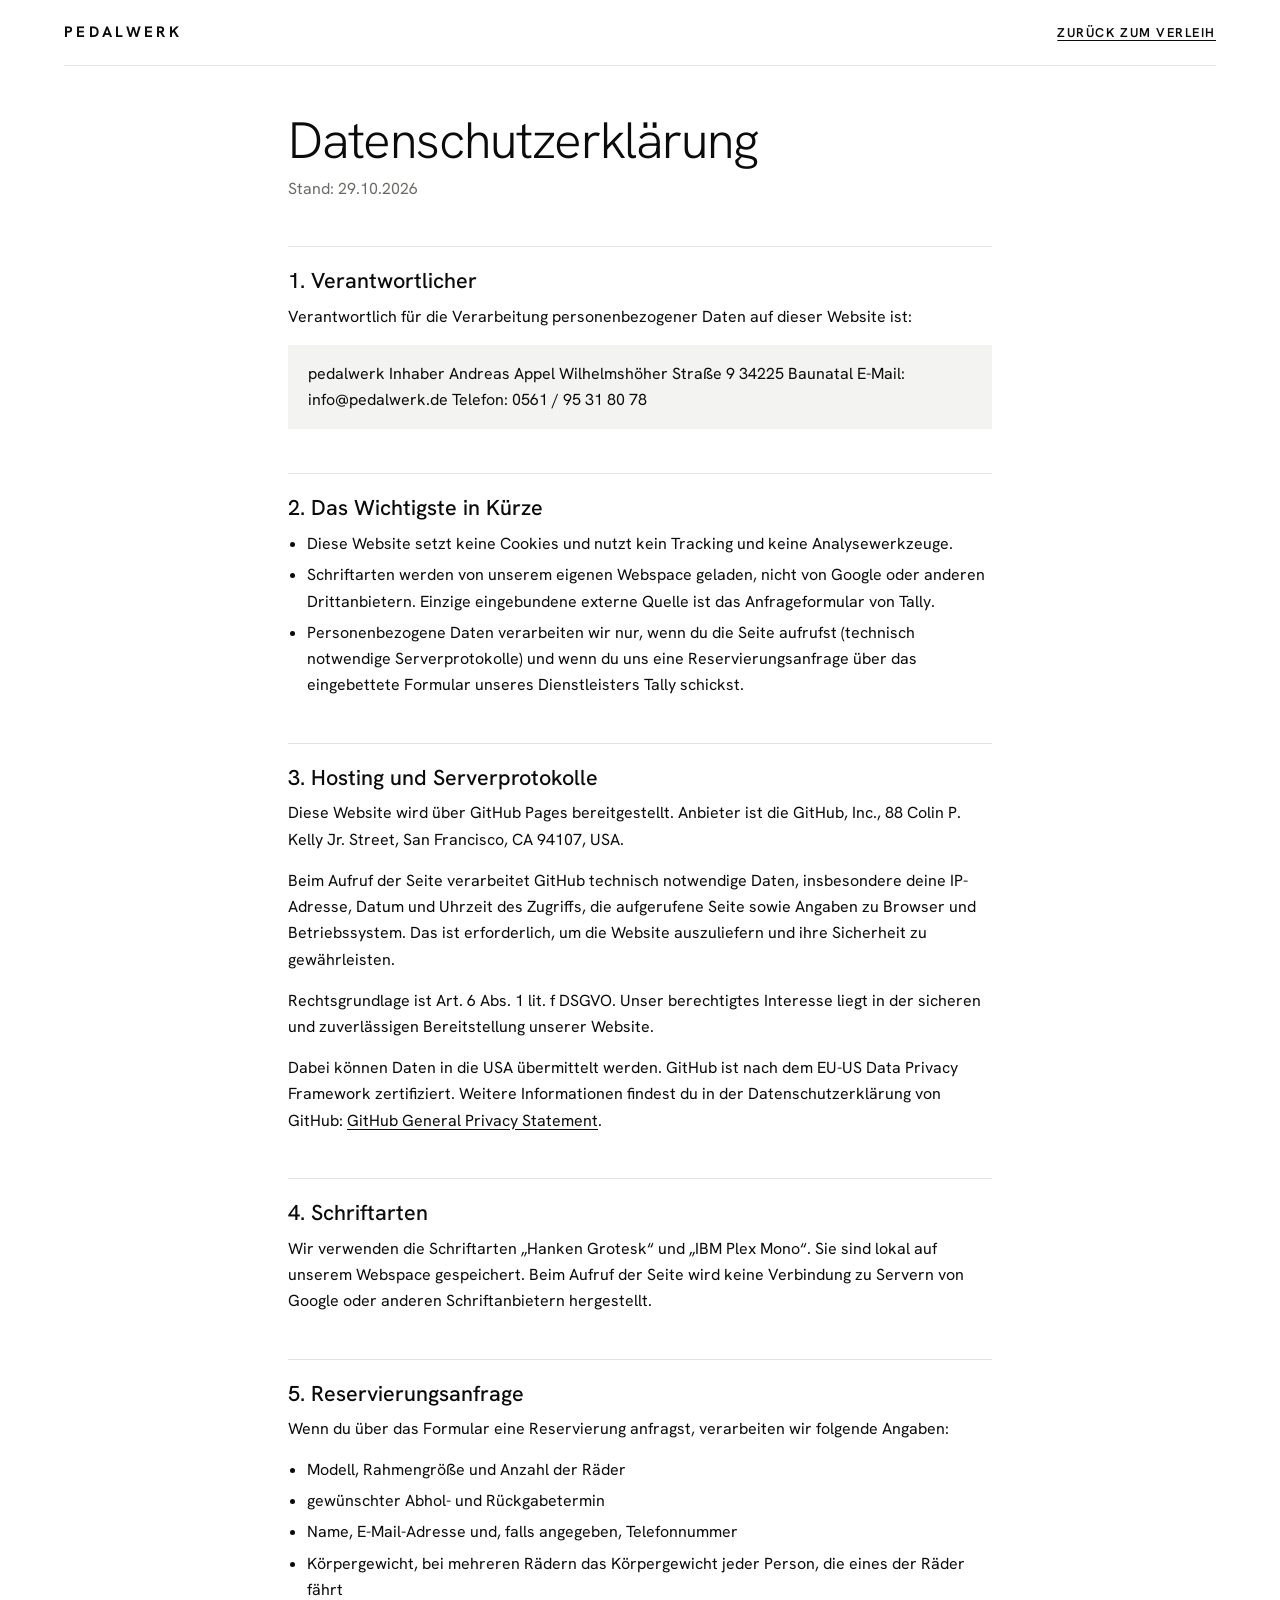
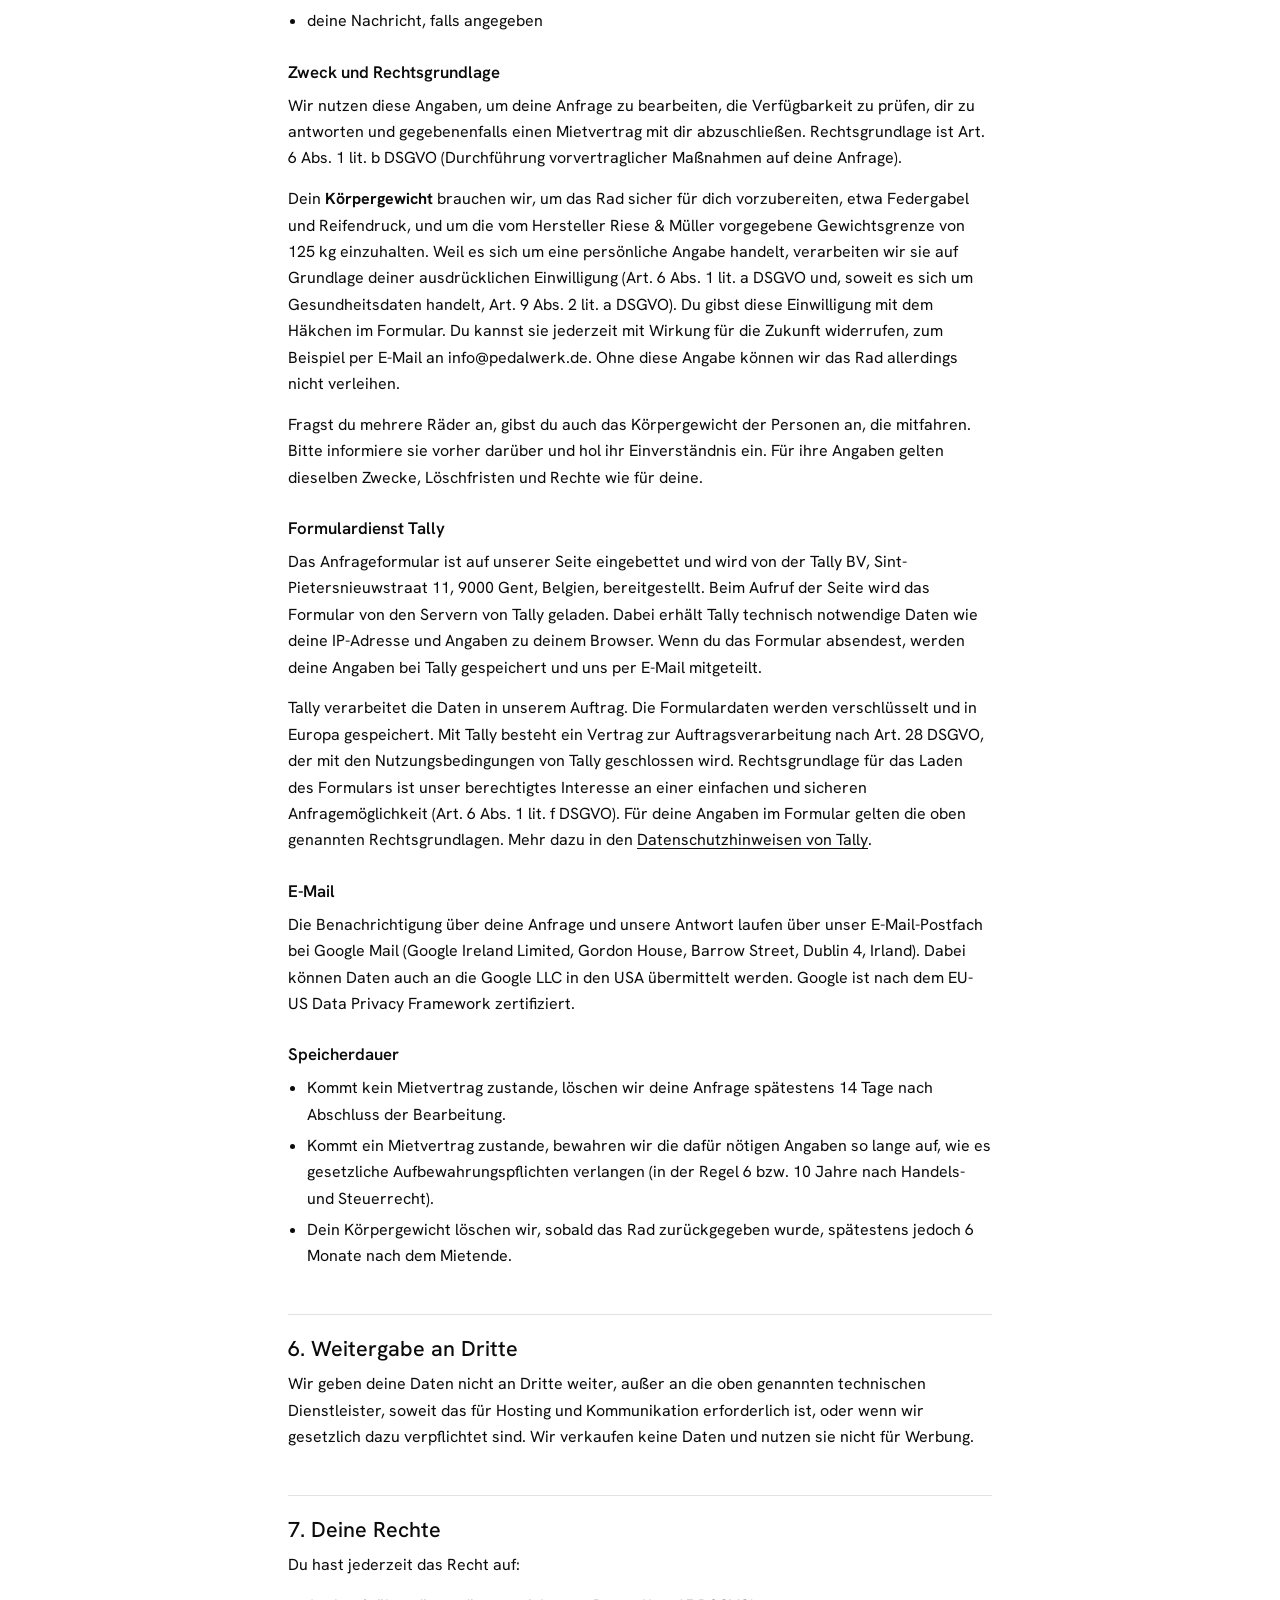
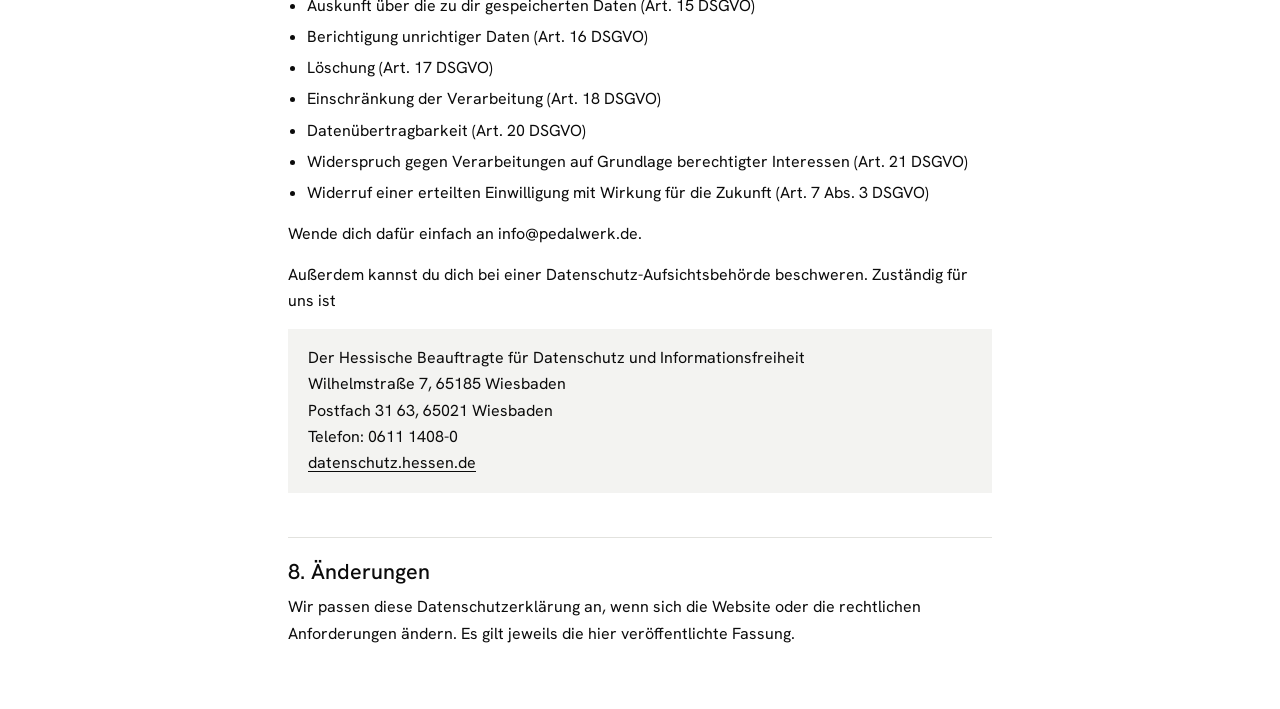
<file: datenschutz.html>
<!doctype html>
<html lang="de">
<head>
<meta charset="utf-8">
<meta name="viewport" content="width=device-width,initial-scale=1,viewport-fit=cover">
<title>Datenschutz · pedalwerk</title>
<meta name="robots" content="noindex">
<link rel="stylesheet" href="fonts/fonts.css">
<style>
/* Layout: schlichte Textseite, eine Spalte mit Lesebreite, gleiche Gestaltung wie der Katalog. */
:root {
  color-scheme: light;
  --paper: #ffffff;
  --stone: #f3f3f1;
  --rule: #e2e2de;
  --ink: #0b0b0b;
  --ink-soft: #6b6b66;
  --todo: #8a5a00;
  --todo-bg: #fbf3e2;
  --font-sans: "Hanken Grotesk", "Helvetica Neue", Helvetica, Arial, sans-serif;
}
* { box-sizing: border-box; }
body {
  margin: 0; background: var(--paper); color: var(--ink);
  font: 400 16px/1.65 var(--font-sans);
  padding-left: max(16px, env(safe-area-inset-left, 0px)); padding-right: max(16px, env(safe-area-inset-right, 0px));
  padding-block: env(safe-area-inset-top, 0px) calc(3rem + env(safe-area-inset-bottom, 0px));
}
:focus-visible { outline: 2px solid var(--ink); outline-offset: 3px; }
.topbar { max-width: 72rem; margin-inline: auto; display: flex; justify-content: space-between; align-items: center; gap: 1rem; flex-wrap: wrap; padding-block: 1.25rem; border-bottom: 1px solid var(--rule); }
.brand { font-size: 0.95rem; font-weight: 700; letter-spacing: 0.22em; text-transform: uppercase; color: var(--ink); text-decoration: none; }
.back { font-size: 0.8rem; font-weight: 600; letter-spacing: 0.12em; text-transform: uppercase; color: var(--ink); }
main { max-width: 44rem; margin-inline: auto; padding-top: 3rem; }
h1 { margin: 0 0 0.5rem; font-size: clamp(2.2rem, 6vw, 3.2rem); font-weight: 300; letter-spacing: -0.02em; line-height: 1.05; }
h2 { margin: 2.75rem 0 0.6rem; padding-top: 1.25rem; border-top: 1px solid var(--rule); font-size: 1.35rem; font-weight: 500; line-height: 1.25; text-wrap: balance; }
h3 { margin: 1.5rem 0 0.4rem; font-size: 1.05rem; font-weight: 600; }
p, ul { margin: 0 0 0.9rem; }
ul { padding-left: 1.2rem; }
li { margin-bottom: 0.3rem; }
a { color: var(--ink); text-underline-offset: 3px; }
.stand { color: var(--ink-soft); }
address { font-style: normal; padding: 1rem 1.25rem; background: var(--stone); margin-bottom: 0.9rem; }
/* Platzhalter, die vor der Veröffentlichung ausgefüllt oder gelöscht werden müssen. */
.todo { background: var(--todo-bg); color: var(--todo); padding: 0 0.25em; border-bottom: 1px dashed var(--todo); }
.todo-box { padding: 1rem 1.25rem; background: var(--todo-bg); border-left: 3px solid var(--todo); color: var(--ink); margin-bottom: 0.9rem; }
.todo-box strong { color: var(--todo); }
</style>
</head>
<body>

<header class="topbar">
  <a class="brand" href="./">pedalwerk</a>
  <a class="back" href="./">Zurück zum Verleih</a>
</header>

<main>
  <h1>Datenschutzerklärung</h1>
  <p class="stand">Stand: 29.10.2026</p>


  <h2>1. Verantwortlicher</h2>
  <p>Verantwortlich für die Verarbeitung personenbezogener Daten auf dieser Website ist:</p>
  <address>
    pedalwerk Inhaber Andreas Appel
    Wilhelmshöher Straße 9
    34225 Baunatal
    E-Mail: info@pedalwerk.de
    Telefon: 0561 / 95 31 80 78
  </address>

  <h2>2. Das Wichtigste in Kürze</h2>
  <ul>
    <li>Diese Website setzt keine Cookies und nutzt kein Tracking und keine Analysewerkzeuge.</li>
    <li>Schriftarten werden von unserem eigenen Webspace geladen, nicht von Google oder anderen Drittanbietern. Einzige eingebundene externe Quelle ist das Anfrageformular von Tally.</li>
    <li>Personenbezogene Daten verarbeiten wir nur, wenn du die Seite aufrufst (technisch notwendige Serverprotokolle) und wenn du uns eine Reservierungsanfrage über das eingebettete Formular unseres Dienstleisters Tally schickst.</li>
  </ul>

  <h2>3. Hosting und Serverprotokolle</h2>
  <p>Diese Website wird über GitHub Pages bereitgestellt. Anbieter ist die GitHub, Inc., 88 Colin P. Kelly Jr. Street, San Francisco, CA 94107, USA.</p>
  <p>Beim Aufruf der Seite verarbeitet GitHub technisch notwendige Daten, insbesondere deine IP-Adresse, Datum und Uhrzeit des Zugriffs, die aufgerufene Seite sowie Angaben zu Browser und Betriebssystem. Das ist erforderlich, um die Website auszuliefern und ihre Sicherheit zu gewährleisten.</p>
  <p>Rechtsgrundlage ist Art. 6 Abs. 1 lit. f DSGVO. Unser berechtigtes Interesse liegt in der sicheren und zuverlässigen Bereitstellung unserer Website.</p>
  <p>Dabei können Daten in die USA übermittelt werden. GitHub ist nach dem EU-US Data Privacy Framework zertifiziert. Weitere Informationen findest du in der Datenschutzerklärung von GitHub: <a href="https://docs.github.com/de/site-policy/privacy-policies/github-general-privacy-statement">GitHub General Privacy Statement</a>.</p>

  <h2>4. Schriftarten</h2>
  <p>Wir verwenden die Schriftarten „Hanken Grotesk“ und „IBM Plex Mono“. Sie sind lokal auf unserem Webspace gespeichert. Beim Aufruf der Seite wird keine Verbindung zu Servern von Google oder anderen Schriftanbietern hergestellt.</p>

  <h2>5. Reservierungsanfrage</h2>
  <p>Wenn du über das Formular eine Reservierung anfragst, verarbeiten wir folgende Angaben:</p>
  <ul>
    <li>Modell, Rahmengröße und Anzahl der Räder</li>
    <li>gewünschter Abhol- und Rückgabetermin</li>
    <li>Name, E-Mail-Adresse und, falls angegeben, Telefonnummer</li>
    <li>Körpergewicht, bei mehreren Rädern das Körpergewicht jeder Person, die eines der Räder fährt</li>
    <li>deine Nachricht, falls angegeben</li>
  </ul>

  <h3>Zweck und Rechtsgrundlage</h3>
  <p>Wir nutzen diese Angaben, um deine Anfrage zu bearbeiten, die Verfügbarkeit zu prüfen, dir zu antworten und gegebenenfalls einen Mietvertrag mit dir abzuschließen. Rechtsgrundlage ist Art. 6 Abs. 1 lit. b DSGVO (Durchführung vorvertraglicher Maßnahmen auf deine Anfrage).</p>
  <p>Dein <strong>Körpergewicht</strong> brauchen wir, um das Rad sicher für dich vorzubereiten, etwa Federgabel und Reifendruck, und um die vom Hersteller Riese &amp; Müller vorgegebene Gewichtsgrenze von 125 kg einzuhalten. Weil es sich um eine persönliche Angabe handelt, verarbeiten wir sie auf Grundlage deiner ausdrücklichen Einwilligung (Art. 6 Abs. 1 lit. a DSGVO und, soweit es sich um Gesundheitsdaten handelt, Art. 9 Abs. 2 lit. a DSGVO). Du gibst diese Einwilligung mit dem Häkchen im Formular. Du kannst sie jederzeit mit Wirkung für die Zukunft widerrufen, zum Beispiel per E-Mail an info@pedalwerk.de. Ohne diese Angabe können wir das Rad allerdings nicht verleihen.</p>
  <p>Fragst du mehrere Räder an, gibst du auch das Körpergewicht der Personen an, die mitfahren. Bitte informiere sie vorher darüber und hol ihr Einverständnis ein. Für ihre Angaben gelten dieselben Zwecke, Löschfristen und Rechte wie für deine.</p>

  <h3>Formulardienst Tally</h3>
  <p>Das Anfrageformular ist auf unserer Seite eingebettet und wird von der Tally BV, Sint-Pietersnieuwstraat 11, 9000 Gent, Belgien, bereitgestellt. Beim Aufruf der Seite wird das Formular von den Servern von Tally geladen. Dabei erhält Tally technisch notwendige Daten wie deine IP-Adresse und Angaben zu deinem Browser. Wenn du das Formular absendest, werden deine Angaben bei Tally gespeichert und uns per E-Mail mitgeteilt.</p>
  <p>Tally verarbeitet die Daten in unserem Auftrag. Die Formulardaten werden verschlüsselt und in Europa gespeichert. Mit Tally besteht ein Vertrag zur Auftragsverarbeitung nach Art. 28 DSGVO, der mit den Nutzungsbedingungen von Tally geschlossen wird. Rechtsgrundlage für das Laden des Formulars ist unser berechtigtes Interesse an einer einfachen und sicheren Anfragemöglichkeit (Art. 6 Abs. 1 lit. f DSGVO). Für deine Angaben im Formular gelten die oben genannten Rechtsgrundlagen. Mehr dazu in den <a href="https://tally.so/help/gdpr">Datenschutzhinweisen von Tally</a>.</p>

  <h3>E-Mail</h3>
  <p>Die Benachrichtigung über deine Anfrage und unsere Antwort laufen über unser E-Mail-Postfach bei Google Mail (Google Ireland Limited, Gordon House, Barrow Street, Dublin 4, Irland). Dabei können Daten auch an die Google LLC in den USA übermittelt werden. Google ist nach dem EU-US Data Privacy Framework zertifiziert.</p>

  <h3>Speicherdauer</h3>
  <ul>
    <li>Kommt kein Mietvertrag zustande, löschen wir deine Anfrage spätestens 14 Tage nach Abschluss der Bearbeitung.</li>
    <li>Kommt ein Mietvertrag zustande, bewahren wir die dafür nötigen Angaben so lange auf, wie es gesetzliche Aufbewahrungspflichten verlangen (in der Regel 6 bzw. 10 Jahre nach Handels- und Steuerrecht).</li>
    <li>Dein Körpergewicht löschen wir, sobald das Rad zurückgegeben wurde, spätestens jedoch 6 Monate nach dem Mietende.</li>
  </ul>

  <h2>6. Weitergabe an Dritte</h2>
  <p>Wir geben deine Daten nicht an Dritte weiter, außer an die oben genannten technischen Dienstleister, soweit das für Hosting und Kommunikation erforderlich ist, oder wenn wir gesetzlich dazu verpflichtet sind. Wir verkaufen keine Daten und nutzen sie nicht für Werbung.</p>

  <h2>7. Deine Rechte</h2>
  <p>Du hast jederzeit das Recht auf:</p>
  <ul>
    <li>Auskunft über die zu dir gespeicherten Daten (Art. 15 DSGVO)</li>
    <li>Berichtigung unrichtiger Daten (Art. 16 DSGVO)</li>
    <li>Löschung (Art. 17 DSGVO)</li>
    <li>Einschränkung der Verarbeitung (Art. 18 DSGVO)</li>
    <li>Datenübertragbarkeit (Art. 20 DSGVO)</li>
    <li>Widerspruch gegen Verarbeitungen auf Grundlage berechtigter Interessen (Art. 21 DSGVO)</li>
    <li>Widerruf einer erteilten Einwilligung mit Wirkung für die Zukunft (Art. 7 Abs. 3 DSGVO)</li>
  </ul>
  <p>Wende dich dafür einfach an info@pedalwerk.de.</p>
  <p>Außerdem kannst du dich bei einer Datenschutz-Aufsichtsbehörde beschweren. Zuständig für uns ist</p>
    <address>
    Der Hessische Beauftragte für Datenschutz und Informationsfreiheit<br>
    Wilhelmstraße 7, 65185 Wiesbaden<br>
    Postfach 31 63, 65021 Wiesbaden<br>
    Telefon: 0611 1408-0<br>
    <a href="https://datenschutz.hessen.de">datenschutz.hessen.de</a>
  </address>


  <h2>8. Änderungen</h2>
  <p>Wir passen diese Datenschutzerklärung an, wenn sich die Website oder die rechtlichen Anforderungen ändern. Es gilt jeweils die hier veröffentlichte Fassung.</p>
</main>
</body>
</html>
</file>
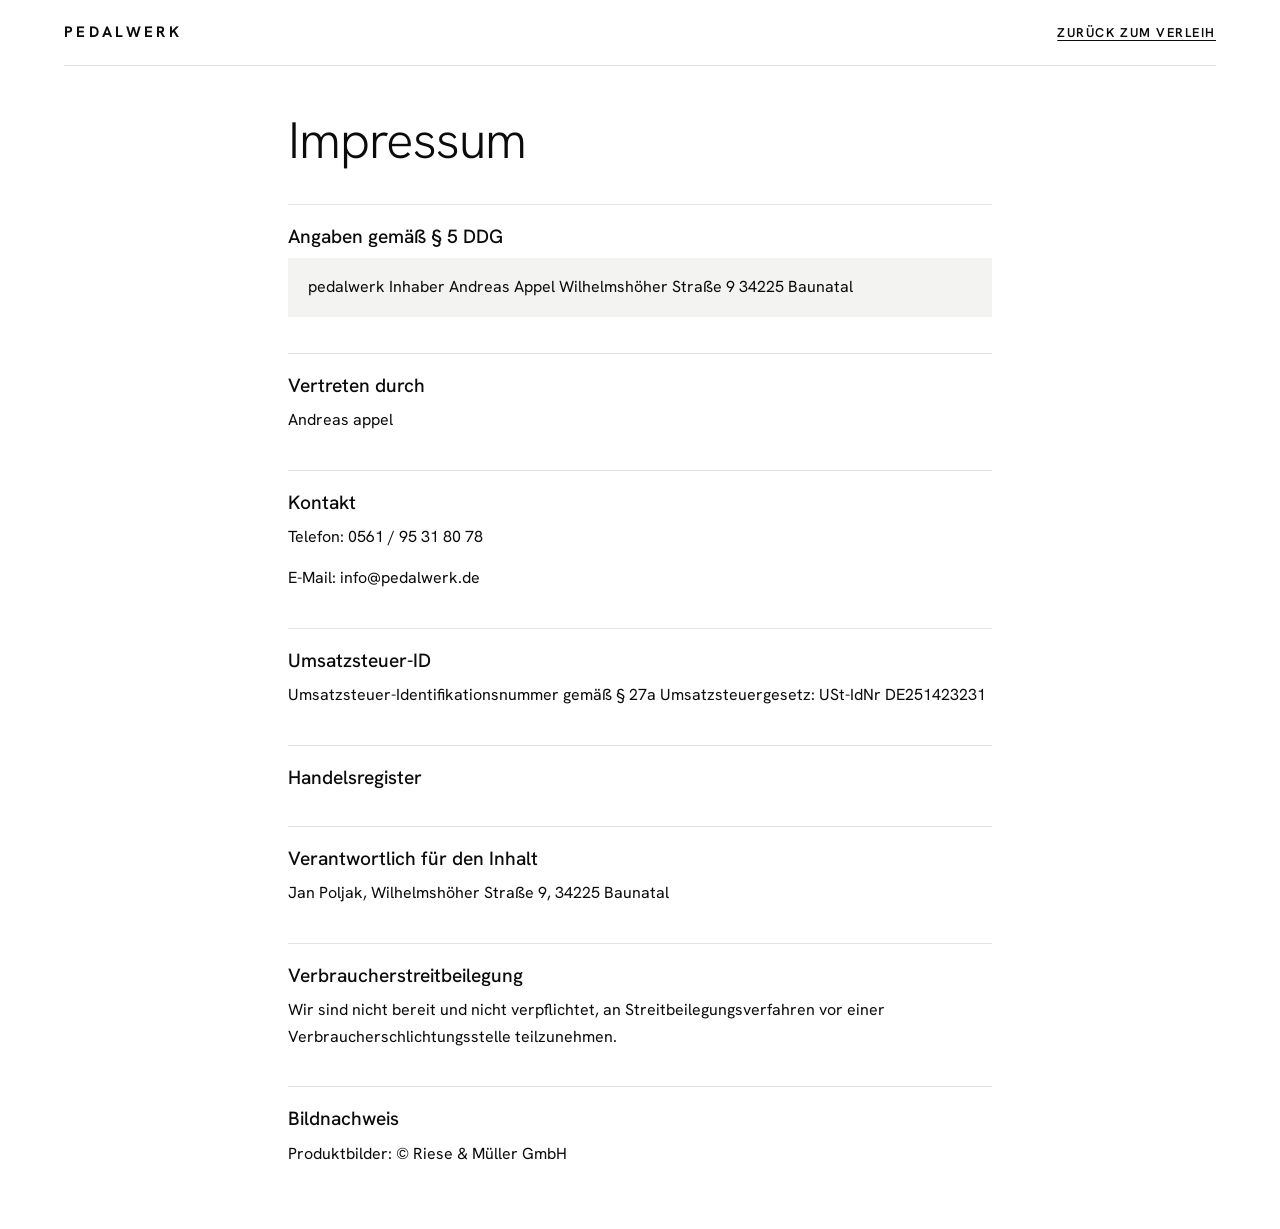
<file: impressum.html>
<!doctype html>
<html lang="de">
<head>
<meta charset="utf-8">
<meta name="viewport" content="width=device-width,initial-scale=1,viewport-fit=cover">
<title>Impressum · pedalwerk</title>
<meta name="robots" content="noindex">
<link rel="stylesheet" href="fonts/fonts.css">
<style>
/* Layout: schlichte Textseite, eine Spalte mit Lesebreite, gleiche Gestaltung wie Katalog und Datenschutz. */
:root {
  color-scheme: light;
  --paper: #ffffff;
  --stone: #f3f3f1;
  --rule: #e2e2de;
  --ink: #0b0b0b;
  --ink-soft: #6b6b66;
  --todo: #8a5a00;
  --todo-bg: #fbf3e2;
  --font-sans: "Hanken Grotesk", "Helvetica Neue", Helvetica, Arial, sans-serif;
}
* { box-sizing: border-box; }
body {
  margin: 0; background: var(--paper); color: var(--ink);
  font: 400 16px/1.65 var(--font-sans);
  padding-left: max(16px, env(safe-area-inset-left, 0px)); padding-right: max(16px, env(safe-area-inset-right, 0px));
  padding-block: env(safe-area-inset-top, 0px) calc(3rem + env(safe-area-inset-bottom, 0px));
}
:focus-visible { outline: 2px solid var(--ink); outline-offset: 3px; }
.topbar { max-width: 72rem; margin-inline: auto; display: flex; justify-content: space-between; align-items: center; gap: 1rem; flex-wrap: wrap; padding-block: 1.25rem; border-bottom: 1px solid var(--rule); }
.brand { font-size: 0.95rem; font-weight: 700; letter-spacing: 0.22em; text-transform: uppercase; color: var(--ink); text-decoration: none; }
.back { font-size: 0.8rem; font-weight: 600; letter-spacing: 0.12em; text-transform: uppercase; color: var(--ink); }
main { max-width: 44rem; margin-inline: auto; padding-top: 3rem; }
h1 { margin: 0 0 1.5rem; font-size: clamp(2.2rem, 6vw, 3.2rem); font-weight: 300; letter-spacing: -0.02em; line-height: 1.05; }
h2 { margin: 2.25rem 0 0.6rem; padding-top: 1.25rem; border-top: 1px solid var(--rule); font-size: 1.2rem; font-weight: 500; line-height: 1.25; }
p { margin: 0 0 0.9rem; }
a { color: var(--ink); text-underline-offset: 3px; }
address { font-style: normal; padding: 1rem 1.25rem; background: var(--stone); margin-bottom: 0.9rem; }
/* Platzhalter: vor der Veröffentlichung ausfüllen oder den ganzen Abschnitt löschen. */
.todo { background: var(--todo-bg); color: var(--todo); padding: 0 0.25em; border-bottom: 1px dashed var(--todo); }
.todo-box { padding: 1rem 1.25rem; background: var(--todo-bg); border-left: 3px solid var(--todo); margin-bottom: 1.5rem; }
.todo-box strong { color: var(--todo); }
</style>
</head>
<body>

<header class="topbar">
  <a class="brand" href="./">pedalwerk</a>
  <a class="back" href="./">Zurück zum Verleih</a>
</header>

<main>
  <h1>Impressum</h1>

  <h2>Angaben gemäß § 5 DDG</h2>
  <address>
    pedalwerk Inhaber Andreas Appel
    Wilhelmshöher Straße 9
    34225 Baunatal
  </address>

  <h2>Vertreten durch</h2>
  <p>Andreas appel</p>

  <h2>Kontakt</h2>
  <p>Telefon: 0561 / 95 31 80 78</p>
  <p>E-Mail: info@pedalwerk.de</p>

  <h2>Umsatzsteuer-ID</h2>
  <p>Umsatzsteuer-Identifikationsnummer gemäß § 27a Umsatzsteuergesetz: USt-IdNr DE251423231</p>

  <h2>Handelsregister</h2>

  <h2>Verantwortlich für den Inhalt</h2>
  <p>Jan Poljak, Wilhelmshöher Straße 9, 34225 Baunatal</p>

  <h2>Verbraucherstreitbeilegung</h2>
  <p>Wir sind nicht bereit und nicht verpflichtet, an Streitbeilegungsverfahren vor einer Verbraucherschlichtungsstelle teilzunehmen.</p>

  <h2>Bildnachweis</h2>
  <p>Produktbilder: © Riese &amp; Müller GmbH</p>
</main>
</body>
</html>
</file>
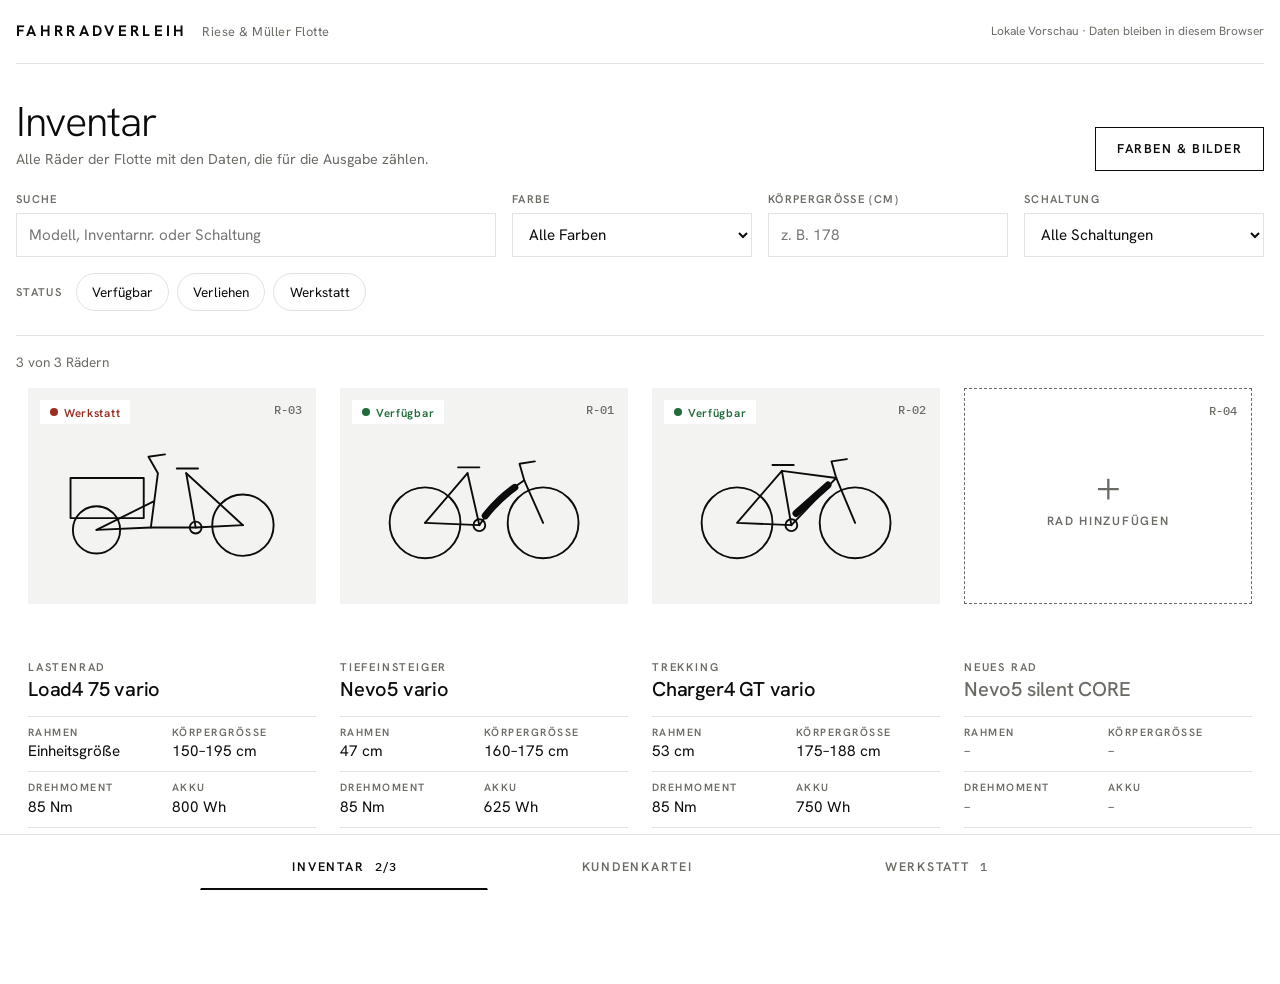
<file: portal.html>
<!doctype html>
<html lang="de">
<head>
<meta charset="utf-8">
<meta name="viewport" content="width=device-width,initial-scale=1,viewport-fit=cover">
<style>[hidden]{display:none!important}img{max-width:100%}</style>
</head>
<body>
<title>Fahrradverleih</title>
<meta name="claude:viewport-fit-sides" content="cover">
<link rel="stylesheet" href="fonts/fonts.css">
<style>
/* Layout: Galerie wie ein Produktkatalog — große Bildflächen, schwarze Schrift, viel Weiß; Leiste unten wie im Mondbuch. */
:root {
  color-scheme: light;
  --paper: #ffffff;      /* Grundfläche */
  --stone: #f3f3f1;      /* Bildflächen, ruhige Flächen */
  --rule: #e2e2de;       /* Haarlinien */
  --ink: #0b0b0b;        /* Schrift, Buttons */
  --ink-soft: #6b6b66;   /* Nebentexte */
  --ok: #1f6b3a;         /* verfügbar */
  --busy: #8a5a00;       /* verliehen */
  --shop: #9b2d20;       /* Werkstatt */

  --font-sans: "Hanken Grotesk", "Helvetica Neue", Helvetica, Arial, sans-serif;
  --font-mono: "IBM Plex Mono", ui-monospace, Menlo, Consolas, monospace;

  --gutter-l: max(16px, env(safe-area-inset-left, 0px));
  --gutter-r: max(16px, env(safe-area-inset-right, 0px));
  --tabbar: 4.25rem;
}

* { box-sizing: border-box; }
html { -webkit-text-size-adjust: 100%; }
body {
  margin: 0;
  background: var(--paper);
  color: var(--ink);
  font: 400 15px/1.5 var(--font-sans);
  padding-left: var(--gutter-l);
  padding-right: var(--gutter-r);
  padding-block: 0 calc(var(--tabbar) + 2rem + env(safe-area-inset-bottom, 0px));
}
button, input, select, textarea { font: inherit; color: inherit; }
button { cursor: pointer; }
:focus-visible { outline: 2px solid var(--ink); outline-offset: 3px; }
.sr-only { position: absolute; width: 1px; height: 1px; overflow: hidden; clip: rect(0 0 0 0); white-space: nowrap; }

/* Volle Bildschirmbreite, damit so viele Radkacheln wie möglich nebeneinander passen.
   Textlastige Ansichten bleiben auf eine lesbare Breite begrenzt (linksbündig, damit die Kanten fluchten). */
.wrap { max-width: none; }
#view-kunden, #view-werkstatt { max-width: 76rem; }

/* ---------- Kopf ---------- */
.topbar {
  display: flex; align-items: center; justify-content: space-between; gap: 1rem; flex-wrap: wrap;
  padding-block: 1.25rem; border-bottom: 1px solid var(--rule);
}
.brand { display: flex; align-items: baseline; gap: 0.9rem; flex-wrap: wrap; }
.brand h1 { margin: 0; font-size: 0.95rem; font-weight: 700; letter-spacing: 0.22em; text-transform: uppercase; }
.brand span { font-size: 0.8rem; color: var(--ink-soft); letter-spacing: 0.04em; }
.mode { font-size: 0.75rem; color: var(--ink-soft); }

.section-head { display: flex; align-items: end; justify-content: space-between; gap: 1rem; flex-wrap: wrap; padding-block: 2.25rem 1.25rem; }
.section-head h2 { margin: 0; font-size: clamp(1.8rem, 4vw, 2.6rem); font-weight: 300; letter-spacing: -0.02em; line-height: 1.05; text-wrap: balance; }
.section-head p { margin: 0.35rem 0 0; color: var(--ink-soft); font-size: 0.9rem; }

.note { margin: 1rem 0 0; padding: 0.7rem 0.9rem; background: var(--stone); font-size: 0.85rem; color: var(--ink-soft); }
/* Auswahlmodus „Rad für Kunde wählen“ */
.lend-bar { display: flex; flex-wrap: wrap; align-items: center; justify-content: space-between; gap: 0.5rem 1rem; margin-top: 1rem; padding: 0.75rem 1rem; background: var(--ink); color: var(--paper); }
.lend-bar strong { font-family: var(--font-mono); font-weight: 500; letter-spacing: 0.04em; }
.lend-bar .link { color: var(--paper); }
.lend-sum { display: grid; grid-template-columns: minmax(0, 10rem) minmax(0, 1fr); gap: 1rem; align-items: center; }
.lend-sum .pic { aspect-ratio: 4 / 3; }
@media (max-width: 30rem) { .lend-sum { grid-template-columns: 1fr; } }

/* ---------- Buttons & Felder ---------- */
.btn {
  min-height: 44px; padding: 0.55rem 1.3rem;
  background: var(--ink); color: var(--paper);
  border: 1px solid var(--ink); border-radius: 0;
  font-size: 0.8rem; font-weight: 600; letter-spacing: 0.12em; text-transform: uppercase;
}
.btn.ghost { background: transparent; color: var(--ink); }
.btn.danger { background: transparent; color: var(--shop); border-color: var(--shop); }
.btn:disabled { opacity: 0.35; cursor: not-allowed; }
.link { background: none; border: 0; padding: 0.25rem 0; min-height: 44px; font-size: 0.85rem; text-decoration: underline; text-underline-offset: 3px; }

label.f { display: grid; gap: 0.35rem; font-size: 0.7rem; font-weight: 600; letter-spacing: 0.12em; text-transform: uppercase; color: var(--ink-soft); }
input[type="search"], input[type="text"], input[type="number"], select, textarea {
  width: 100%; min-height: 44px; padding: 0.55rem 0.75rem;
  background: var(--paper); border: 1px solid var(--rule); border-radius: 0;
  font-size: 0.95rem; letter-spacing: 0; text-transform: none; font-weight: 400; color: var(--ink);
}
input:focus, select:focus, textarea:focus { border-color: var(--ink); outline: none; }
textarea { resize: vertical; min-height: 5rem; }

/* ---------- Filter ---------- */
.filters { display: grid; gap: 1rem; grid-template-columns: 1fr; padding-bottom: 1.5rem; border-bottom: 1px solid var(--rule); }
@media (min-width: 46rem) { .filters { grid-template-columns: minmax(0, 2fr) repeat(3, minmax(0, 1fr)); align-items: end; } .filters .row { grid-column: 1 / -1; } }
@media (min-width: 82rem) { .filters { grid-template-columns: minmax(0, 30rem) repeat(3, minmax(0, 16rem)); } }
.row { display: flex; flex-wrap: wrap; gap: 0.5rem; align-items: center; }
.row .lbl { font-size: 0.7rem; font-weight: 600; letter-spacing: 0.12em; text-transform: uppercase; color: var(--ink-soft); margin-right: 0.35rem; }
.chip {
  min-height: 38px; padding: 0.3rem 0.95rem;
  background: var(--paper); color: var(--ink); border: 1px solid var(--rule); border-radius: 999px;
  font-size: 0.85rem;
}
.chip[aria-pressed="true"] { background: var(--ink); color: var(--paper); border-color: var(--ink); }
.meta { display: flex; justify-content: space-between; align-items: center; gap: 1rem; padding-block: 1rem; font-size: 0.85rem; color: var(--ink-soft); }

/* ---------- Radkarten ---------- */
/* Feste Kachelbreite: die Anzahl der Spalten richtet sich nach der Bildschirmbreite, die Kacheln selbst bleiben gleich breit. */
.grid { display: grid; gap: 2.5rem 1.5rem; grid-template-columns: repeat(auto-fit, min(100%, 18rem)); justify-content: center; }
@media (max-width: 38rem) { .grid { grid-template-columns: minmax(0, 1fr); } }   /* Handy: eine Kachel über die volle Breite */
.bike { display: grid; gap: 0.9rem; background: none; border: 0; padding: 0; text-align: left; color: var(--ink); cursor: pointer; min-width: 0; }
/* Alle Kacheln einer Reihe teilen sich dieselben Zeilen: Bild, Hinweis, Name und die drei Datenzeilen.
   So liegen die Trennstriche überall auf gleicher Höhe und jedes Feld ist so hoch wie das höchste der Reihe. */
@supports (grid-template-rows: subgrid) {
  .bike { grid-row: span 6; grid-template-rows: subgrid; row-gap: 0; }
  .bike > .pic-note { margin: 0; padding-top: 0.4rem; }
  .bike > .bike-head { padding-block: 0.9rem; }
  .specs { grid-row: span 3; grid-template-rows: subgrid; row-gap: 0; }
}
.bike:hover .pic svg, .bike:hover .pic img { transform: scale(1.025); }
.pic { position: relative; aspect-ratio: 4 / 3; max-width: 100%; background: var(--stone); overflow: hidden; display: grid; place-items: center; }
.pic svg { width: 82%; height: auto; color: var(--ink); transition: transform 0.4s ease; }
.pic-note { margin: 0; font-size: 0.75rem; line-height: 1.4; color: var(--ink-soft); }
.bike .pic-note { margin-top: -0.55rem; }
.dlg .pic-note { margin-top: -0.9rem; }
.pic img { width: 100%; height: 100%; object-fit: contain; transition: transform 0.4s ease; }
.status { position: absolute; top: 0.75rem; left: 0.75rem; display: inline-flex; align-items: center; gap: 0.4rem; padding: 0.2rem 0.6rem; background: var(--paper); font-size: 0.72rem; font-weight: 600; letter-spacing: 0.06em; }
.status::before { content: ""; width: 0.5rem; height: 0.5rem; border-radius: 50%; background: currentColor; }
.status.verfügbar { color: var(--ok); }
.status.verliehen { color: var(--busy); }
.status.werkstatt { color: var(--shop); }
.invno { position: absolute; top: 0.85rem; right: 0.85rem; font: 500 0.75rem var(--font-mono); color: var(--ink-soft); }

.bike-head { display: grid; gap: 0.1rem; }
.eyebrow { font-size: 0.7rem; font-weight: 600; letter-spacing: 0.16em; text-transform: uppercase; color: var(--ink-soft); }
.bike-name { font-size: 1.25rem; font-weight: 500; letter-spacing: -0.01em; line-height: 1.2; }
.specs { display: grid; grid-template-columns: 1fr 1fr; gap: 0; margin: 0; border-top: 1px solid var(--rule); }
.specs div { padding: 0.5rem 0; border-bottom: 1px solid var(--rule); min-width: 0; }
.specs div:nth-child(odd):not(.full) { padding-right: 0.75rem; }
.specs .full { grid-column: 1 / -1; }
.specs dt { font-size: 0.66rem; font-weight: 600; letter-spacing: 0.14em; text-transform: uppercase; color: var(--ink-soft); }
.specs dd { margin: 0; font-size: 0.95rem; font-variant-numeric: tabular-nums; overflow-wrap: anywhere; }

.empty { padding: 3rem 0; color: var(--ink-soft); max-width: 40ch; }

/* ---------- Kundenkartei ---------- */
.cust-tools { display: grid; gap: 1rem; grid-template-columns: 1fr; padding-bottom: 1.5rem; border-bottom: 1px solid var(--rule); }
@media (min-width: 46rem) { .cust-tools { grid-template-columns: 2fr 1fr; align-items: end; } }
.cust-list { list-style: none; margin: 0; padding: 0; }
.cust { border-bottom: 1px solid var(--rule); }
.cust button {
  width: 100%; display: grid; gap: 0.25rem 1.5rem; align-items: baseline;
  grid-template-columns: 1fr; padding: 1.1rem 0; background: none; border: 0; text-align: left; color: var(--ink);
}
@media (min-width: 40rem) { .cust button { grid-template-columns: 9rem 8rem 1fr auto; } }
.cust .cid { font: 500 1.15rem var(--font-mono); letter-spacing: 0.04em; }
.cust .muted { color: var(--ink-soft); font-size: 0.9rem; }
.cust .rent { font-size: 0.9rem; min-width: 0; }
.cust .rent.on { color: var(--busy); font-weight: 500; }

/* ---------- Untere Leiste ---------- */
.tabs {
  position: fixed; inset: auto 0 0 0; z-index: 5;
  display: flex; justify-content: center; gap: 0.5rem;
  padding: 0.6rem var(--gutter-r) calc(0.6rem + env(safe-area-inset-bottom, 0px)) var(--gutter-l);
  background: var(--paper); border-top: 1px solid var(--rule);
}
.tabs button {
  flex: 1; max-width: 18rem; min-height: 46px;
  background: none; border: 1px solid transparent; border-radius: 0;
  font-size: 0.78rem; font-weight: 600; letter-spacing: 0.14em; text-transform: uppercase; color: var(--ink-soft);
}
.tabs button[aria-selected="true"] { color: var(--ink); border-bottom: 2px solid var(--ink); }
.badge { margin-left: 0.35rem; font: 500 0.75rem var(--font-mono); letter-spacing: 0; }
@media (max-width: 30rem) { .tabs button { letter-spacing: 0.06em; font-size: 0.72rem; } }

/* ---------- Werkstatt ---------- */
.ws-list { list-style: none; margin: 0; padding: 0; border-top: 1px solid var(--rule); }
.ws-row { display: grid; grid-template-columns: 2.5rem minmax(0, 11rem) minmax(0, 1fr); gap: 1.25rem; padding-block: 1.5rem; border-bottom: 1px solid var(--rule); align-items: start; }
.ws-pos { font-size: 2rem; font-weight: 300; line-height: 1; font-variant-numeric: tabular-nums; }
.ws-pic { min-width: 0; }
.ws-main { display: grid; gap: 0.3rem; min-width: 0; }
.ws-head { display: flex; flex-wrap: wrap; align-items: baseline; gap: 0.4rem 1rem; }
.ws-id { font: 500 1rem var(--font-mono); letter-spacing: 0.04em; }
.ws-since { font-size: 0.85rem; color: var(--ink-soft); }
.ws-since.long { color: var(--shop); font-weight: 500; }
.ws-main label.f { margin-top: 0.6rem; }
.ws-main textarea { min-height: 4rem; }
.ws-main .actions { margin-top: 0.4rem; }
.ws-main .actions .btn { flex: 0 1 auto; }
.ws-main label.f, .ws-main .actions { max-width: 40rem; }
.seg { display: flex; flex-wrap: wrap; gap: 0.5rem; padding-bottom: 1.5rem; }
.hist-tools { max-width: 28rem; padding-bottom: 1.25rem; }
.hist-list { list-style: none; margin: 0; padding: 0; border-top: 1px solid var(--rule); }
.hist-row {
  display: grid; gap: 0.35rem 1.5rem; align-items: baseline; padding-block: 1rem; border-bottom: 1px solid var(--rule);
  grid-template-columns: 7rem minmax(0, 15rem) minmax(0, 1fr) 6rem; grid-template-areas: "date bike job dur";
}
.hist-date { grid-area: date; font-variant-numeric: tabular-nums; }
.hist-bike { grid-area: bike; display: grid; gap: 0.1rem; min-width: 0; }
.hist-job { grid-area: job; min-width: 0; overflow-wrap: anywhere; }
.hist-dur { grid-area: dur; text-align: right; font-size: 0.85rem; color: var(--ink-soft); font-variant-numeric: tabular-nums; }
@media (max-width: 40rem) {
  .hist-row { grid-template-columns: minmax(0, 1fr) auto; grid-template-areas: "date dur" "bike bike" "job job"; }
}
@media (max-width: 40rem) {
  .ws-row { grid-template-columns: 2rem minmax(0, 1fr); }
  .ws-pic, .ws-main { grid-column: 2; }
}

/* ---------- Dialoge ---------- */
dialog {
  width: min(40rem, calc(100% - 2rem)); max-height: 88vh; padding: 0;
  background: var(--paper); color: var(--ink); border: 0; border-radius: 0;
  box-shadow: 0 20px 60px rgba(0, 0, 0, 0.18);
}
dialog::backdrop { background: rgba(20, 20, 18, 0.45); }
.dlg { display: grid; gap: 1.25rem; padding: 1.5rem; }
.dlg-head { display: flex; justify-content: space-between; align-items: start; gap: 1rem; }
.dlg-head h3 { margin: 0; font-size: 1.6rem; font-weight: 300; letter-spacing: -0.015em; line-height: 1.15; }
.close { background: none; border: 0; min-width: 44px; min-height: 44px; font-size: 1.5rem; line-height: 1; color: var(--ink); }
.dlg .pic { aspect-ratio: 16 / 9; }
.actions { display: flex; flex-wrap: wrap; gap: 0.6rem; }
.actions .btn { flex: 1 1 10rem; }
.form-grid { display: grid; gap: 1rem; grid-template-columns: 1fr 1fr; }
.form-grid .full { grid-column: 1 / -1; }
@media (max-width: 30rem) { .form-grid { grid-template-columns: 1fr; } }
.hint { margin: 0; color: var(--ink-soft); font-size: 0.85rem; }
.bigid { display: flex; align-items: center; justify-content: space-between; gap: 1rem; flex-wrap: wrap; padding: 1.5rem; background: var(--stone); }
.bigid strong { font: 500 clamp(2rem, 8vw, 2.8rem) var(--font-mono); letter-spacing: 0.06em; }
.rental-box { padding: 1rem; background: var(--stone); display: grid; gap: 0.75rem; }
.rental-box p { margin: 0; }
.match { font-size: 0.8rem; color: var(--ok); }
.nomatch { font-size: 0.8rem; color: var(--busy); }

/* ---------- Farben ---------- */
.head-actions { display: flex; flex-wrap: wrap; gap: 0.6rem; }
/* Fotos haben weißen Hintergrund: Fläche weiß statt grau, damit kein Rand ober- und unterhalb entsteht. */
.pic:has(img) { background: var(--paper); }
/* Trennlinie vor den verliehenen Rädern: eigene Zeile, darunter ein eigenes Raster. */
.grid-divider { margin-top: 3rem; margin-bottom: 1.5rem; padding-top: 1rem; border-top: 1px solid var(--ink-soft); }
/* Gleiches Spaltenraster wie oben (auto-fill), damit verliehene Räder unter den Spalten der vollen Reihen stehen. */
#grid-rented { grid-template-columns: repeat(auto-fill, min(100%, 18rem)); }
@media (max-width: 38rem) { #grid-rented { grid-template-columns: minmax(0, 1fr); } }
.ghost-tile { color: var(--ink-soft); }
.ghost-tile .pic { background: var(--paper); border: 1px dashed var(--ink-soft); }
.ghost-inner { display: grid; justify-items: center; gap: 0.35rem; font-size: 0.75rem; font-weight: 600; letter-spacing: 0.14em; text-transform: uppercase; }
.ghost-inner .plus { font-size: 2.75rem; font-weight: 300; line-height: 1; letter-spacing: 0; }
.ghost-tile .bike-name, .ghost-tile .specs dd { color: var(--ink-soft); }
.ghost-tile:hover .pic, .ghost-tile:focus-visible .pic { border-color: var(--ink); border-style: solid; color: var(--ink); }
.readout { display: flex; align-items: center; min-height: 44px; padding: 0 0.75rem; background: var(--stone); font-size: 0.95rem; font-weight: 400; letter-spacing: 0; text-transform: none; color: var(--ink); font-variant-numeric: tabular-nums; }
.equip { border-top: 1px solid var(--rule); border-bottom: 1px solid var(--rule); }
.equip summary { min-height: 44px; display: flex; align-items: center; cursor: pointer; font-size: 0.7rem; font-weight: 600; letter-spacing: 0.14em; text-transform: uppercase; }
.equip dl { margin: 0 0 0.75rem; display: grid; gap: 0.35rem; }
.equip dl div { display: grid; grid-template-columns: 7.5rem 1fr; gap: 0.75rem; min-width: 0; }
.equip dt { color: var(--ink-soft); font-size: 0.85rem; }
.equip dd { margin: 0; font-size: 0.9rem; overflow-wrap: anywhere; }
.swatch { display: inline-block; width: 0.8em; height: 0.8em; margin-right: 0.45em; vertical-align: -0.05em; border-radius: 50%; background: var(--sw); border: 1px solid var(--rule); }
.photo-block { display: grid; gap: 0.5rem; }
.color-list { list-style: none; margin: 0; padding: 0; display: grid; gap: 1.25rem; }
.color-row { display: grid; grid-template-columns: minmax(0, 9rem) 1fr; gap: 1rem; align-items: center; }
.color-row .pic { aspect-ratio: 4 / 3; }
.color-info { display: grid; gap: 0.35rem; min-width: 0; }
.file-btn { display: inline-flex; align-items: center; justify-content: center; cursor: pointer; }
.file-btn:focus-within { outline: 2px solid var(--ink); outline-offset: 3px; }
input[type="color"] { width: 100%; min-height: 44px; padding: 2px; background: var(--paper); border: 1px solid var(--rule); border-radius: 0; }

.toast {
  position: fixed; left: 50%; transform: translateX(-50%); z-index: 20;
  bottom: calc(var(--tabbar) + 1rem + env(safe-area-inset-bottom, 0px));
  width: max-content; max-width: calc(100% - 2rem); padding: 0.7rem 1.1rem;
  background: var(--ink); color: var(--paper); font-size: 0.88rem; text-align: center;
}

@media (prefers-reduced-motion: reduce) { .pic svg, .pic img { transition: none; } }
</style>

<header class="wrap topbar">
  <div class="brand">
    <h1>Fahrradverleih</h1>
    <span>Riese &amp; Müller Flotte</span>
  </div>
  <span id="mode" class="mode">Verbinde …</span>
</header>

<main class="wrap">
  <!-- ===== Ansicht 1: Inventar ===== -->
  <section id="view-inventar" aria-label="Inventar">
    <div class="section-head">
      <div>
        <h2>Inventar</h2>
        <p id="inv-sub">Alle Räder der Flotte mit den Daten, die für die Ausgabe zählen.</p>
      </div>
      <div class="head-actions">
        <button id="colors-btn" class="btn ghost" type="button">Farben &amp; Bilder</button>      </div>
    </div>

    <div class="filters">
      <label class="f" for="q">Suche
        <input id="q" type="search" placeholder="Modell, Inventarnr. oder Schaltung" autocomplete="off">
      </label>
      <label class="f" for="f-farbe">Farbe
        <select id="f-farbe"></select>
      </label>
      <label class="f" for="f-hoehe">Körpergröße (cm)
        <input id="f-hoehe" type="number" inputmode="numeric" min="120" max="220" placeholder="z. B. 178">
      </label>
      <label class="f" for="f-schaltung">Schaltung
        <select id="f-schaltung"></select>
      </label>
      <div class="row" role="group" aria-label="Status">
        <span class="lbl">Status</span>
        <div id="status-chips" class="row"></div>
      </div>
    </div>
    <div id="lend-bar" class="lend-bar" hidden>
      <span>Rad für Kunde <strong id="lend-cust"></strong> wählen. Ein Klick auf ein Rad verleiht es direkt.</span>
      <button id="lend-cancel" class="link" type="button">Abbrechen</button>
    </div>
    <div class="meta">
      <span id="count" aria-live="polite"></span>
      <button id="reset" class="link" type="button" hidden>Filter zurücksetzen</button>
    </div>

    <div id="grid" class="grid"></div>
    <div id="rented-head" class="grid-divider" role="separator" hidden><span id="rented-label" class="eyebrow"></span></div>
    <div id="grid-rented" class="grid"></div>
  </section>

  <!-- ===== Ansicht 2: Kundenkartei ===== -->
  <section id="view-kunden" aria-label="Kundenkartei" hidden>
    <div class="section-head">
      <div>
        <h2>Kundenkartei</h2>
        <p>Kunden werden nur über ihre Nummer geführt. Klarnamen gehören nicht ins System.</p>
      </div>
      <button id="new-cust" class="btn" type="button">Neuer Kunde</button>
    </div>
    <div class="cust-tools">
      <label class="f" for="cq">Kundennummer suchen
        <input id="cq" type="search" placeholder="z. B. K-48213" autocomplete="off">
      </label>
      <label class="f" for="c-sort">Sortierung
        <select id="c-sort">
          <option value="neu">Neueste zuerst</option>
          <option value="id">Nach Nummer</option>
          <option value="aktiv">Mit Rad zuerst</option>
        </select>
      </label>
    </div>
    <ul id="cust-list" class="cust-list"></ul>
  </section>

  <!-- ===== Ansicht 3: Werkstatt ===== -->
  <section id="view-werkstatt" aria-label="Werkstatt" hidden>
    <div class="section-head">
      <div>
        <h2>Werkstatt</h2>
        <p>Räder in Reparatur, in der Reihenfolge, in der sie gekommen sind. Oben steht, was zuerst dran ist.</p>
      </div>
    </div>
    <div class="seg" role="group" aria-label="Werkstatt-Ansicht">
      <button id="seg-offen" class="chip" type="button" aria-pressed="true">Offen <span id="seg-offen-n" class="badge"></span></button>
      <button id="seg-hist" class="chip" type="button" aria-pressed="false">Reparaturhistorie <span id="seg-hist-n" class="badge"></span></button>
    </div>
    <ol id="ws-list" class="ws-list"></ol>
    <div id="hist-view" hidden>
      <div class="hist-tools">
        <label class="f" for="hq">Historie durchsuchen
          <input id="hq" type="search" placeholder="Inventarnr., Modell oder Auftrag" autocomplete="off">
        </label>
      </div>
      <ul id="hist-list" class="hist-list"></ul>
    </div>
  </section>
</main>

<nav class="tabs" role="tablist" aria-label="Bereiche">
  <button role="tab" data-tab="inventar" aria-selected="true" type="button">Inventar <span id="badge-inv" class="badge"></span></button>
  <button role="tab" data-tab="kunden" aria-selected="false" type="button">Kundenkartei <span id="badge-cust" class="badge"></span></button>
  <button role="tab" data-tab="werkstatt" aria-selected="false" type="button">Werkstatt <span id="badge-ws" class="badge"></span></button>
</nav>

<dialog id="dlg" aria-label="Details"><div id="dlg-body"></div></dialog>
<div id="toast" class="toast" role="status" hidden></div>

<script>
"use strict";

/* ==========================================================
   Fahrradverleih: Aufbau wie im Mondbuch.
   1. Einstellungen   2. Zustand   3. Hilfsfunktionen
   4. Speicher (gemeinsame Datenbank oder lokaler Browser)
   5. Logik (Kunden-IDs, Verleih, Filter)
   6. Anzeige          7. Start
   ========================================================== */

/* ---------- 1. Einstellungen ---------- */

// Buchstaben für Kunden-IDs. I und O fehlen, damit niemand sie mit 1 und 0 verwechselt.
const ID_LETTERS = "ABCDEFGHJKLMNPQRSTUVWXYZ";
const ARTEN = ["Trekking", "Tiefeinsteiger", "Urban", "Lastenrad", "Longtail"];
const STATI = [
  { key: "verfügbar", label: "Verfügbar" },
  { key: "verliehen", label: "Verliehen" },
  { key: "werkstatt", label: "Werkstatt" },
];
// Modelle im Verleih. Drehmoment, Akku und Schaltung folgen fest aus dem Modell und sind nicht einzeln wählbar.
const MODELLE = {
  "Nevo5 silent CORE":    { nm: 75, wh: 540, schaltung: "Nexus-5" },    // Shimano Nexus, 5-Gang-Nabenschaltung, Riemenantrieb
  "Nevo5 rücktritt CORE": { nm: 75, wh: 540, schaltung: "Nexus-5R" },   // wie Nexus-5, zusätzlich Rücktritt
  "Nevo5 vario CORE":     { nm: 90, wh: 720, schaltung: "Enviolo" },    // stufenlose Nabenschaltung, Riemenantrieb
};
// Ältere Schreibweisen, die noch in gespeicherten Einträgen stehen können.
const MODELL_ALIASE = { "nevo5 silent core rücktritt": "Nevo5 rücktritt CORE" };
// Findet das Modell unabhängig von Groß- und Kleinschreibung.
const modelKey = (name) => {
  const n = String(name || "").trim().toLowerCase();
  return Object.keys(MODELLE).find((k) => k.toLowerCase() === n) || MODELL_ALIASE[n] || null;
};
// Angezeigter Name immer in der Schreibweise von Riese & Müller.
const modelName = (b) => modelKey(b.modell) || b.modell || "";
const specOf = (b) => MODELLE[modelKey(b.modell)] || b;   // ältere Einträge ohne bekanntes Modell nutzen ihre gespeicherten Werte
const nmOf = (b) => specOf(b).nm;
const whOf = (b) => specOf(b).wh;
const schaltungOf = (b) => specOf(b).schaltung;
const LOCAL_KEY = "fahrradverleih-lokal-v1";
const LOCAL_LISTS = { raeder: "bikes", kunden: "customers", farben: "colors", reparaturen: "repairs" };

// Vorschläge beim Anlegen einer Farbe: die vier Rahmenfarben des Nevo5 silent CORE. Eigene Namen gehen genauso.
const FARB_VORSCHLAEGE = [
  { name: "Ice Blue", hex: "#b9d3df" },
  { name: "Pure White", hex: "#f4f4f2" },
  { name: "Ruby Red", hex: "#8e1f2c" },
  { name: "Slate Grey", hex: "#5b6066" },
];

// Standardausstattung für neue Räder, nach der Konfiguration F01810_01131410 (Nevo5 silent CORE).
const STANDARD = {
  modell: "Nevo5 silent CORE", art: "Tiefeinsteiger", rahmen: "L",
};

// Körpergrößen je Rahmengröße laut Riese & Müller Größentabelle (Nevo5).
const RAHMEN_GROESSEN = { S: [155, 165], M: [166, 175], L: [176, 185], XL: [186, 210] };

// Komponenten laut Konfiguration. Wird nur beim Modell „Nevo5 silent CORE“ angezeigt.
const AUSSTATTUNG = [
  ["Motor", "Bosch Performance Line, 25 km/h"],
  ["Display", "Bosch Purion 200"],
  ["Akku", "Bosch PowerTube 540 Wh, horizontal"],
  ["Schaltung", "Shimano Nexus Inter-5E, Drehgriff"],
  ["Antrieb", "Gates Riemen CDC, Riemenschutzring"],
  ["Bremsen", "Shimano MT200, Scheibe"],
  ["Federgabel", "SR Suntour Mobie 34, 100 mm"],
  ["Laufräder", "Rodi Tryp35 Evo 27,5\""],
  ["Reifen", "Schwalbe Motion Super Moto-X 62-584 Reflex"],
  ["Licht", "Supernova mini 2 · Axa Juno Signal LED"],
  ["Gepäckträger", "Riese & Müller MIK"],
  ["Schloss", "Trelock RS561 Rahmenschloss + Kette 150 cm"],
  ["Ständer", "Ursus R97 Invisible Connect"],
  ["Sattel", "Selle Royal Essenza Moderate"],
];

// Nur für die lokale Vorschau außerhalb von Claude. In der veröffentlichten Seite kommen die Räder aus der Datenbank.
const PREVIEW_BIKES = [
  { id: "R-01", modell: "Nevo5 vario", art: "Tiefeinsteiger", rahmen: "47 cm", kMin: 160, kMax: 175, nm: 85, wh: 625, schaltung: "enviolo (stufenlos)", status: "verfügbar" },
  { id: "R-02", modell: "Charger4 GT vario", art: "Trekking", rahmen: "53 cm", kMin: 175, kMax: 188, nm: 85, wh: 750, schaltung: "enviolo (stufenlos)", status: "verfügbar" },
  { id: "R-03", modell: "Load4 75 vario", art: "Lastenrad", rahmen: "Einheitsgröße", kMin: 150, kMax: 195, nm: 85, wh: 800, schaltung: "enviolo (stufenlos)", status: "werkstatt" },
];

/* ---------- 2. Zustand ---------- */

const state = {
  mode: "loading",     // "live" = gemeinsame Datenbank, "local" = nur dieser Browser
  bikes: [],
  customers: [],
  colors: [],          // Farbkatalog: { id, name, hex, foto }
  repairs: [],         // Reparaturhistorie: { id, rad, modell, farbe, rahmen, auftrag, seit, fertig }
  canWrite: true,
  assets: null,
};
const filters = { q: "", farbe: "", hoehe: "", schaltung: "", status: new Set() };
let db = null;

/* ---------- 3. Hilfsfunktionen ---------- */

const $ = (s) => document.querySelector(s);

// Baut ein Element. Texte immer als textContent, nie als HTML.
function el(tag, props = {}, ...children) {
  const node = document.createElement(tag);
  for (const [k, v] of Object.entries(props)) {
    if (v == null || v === false) continue;
    if (k === "class") node.className = v;
    else if (k === "text") node.textContent = v;
    else if (k.startsWith("on")) node.addEventListener(k.slice(2), v);
    else node.setAttribute(k, v === true ? "" : v);
  }
  for (const c of children.flat()) if (c != null && c !== false) node.append(c);
  return node;
}

let toastTimer;
function toast(msg) {
  const t = $("#toast");
  t.textContent = msg; t.hidden = false;
  clearTimeout(toastTimer);
  toastTimer = setTimeout(() => (t.hidden = true), 2800);
}

const fmtDate = (iso) => { try { return new Date(iso).toLocaleDateString("de-DE"); } catch { return ""; } };
const bikeName = (b) => b ? `${modelName(b)} · ${b.id}` : "";
// Empfohlene Körpergröße kommt immer aus der Rahmengröße (ältere Einträge ohne S–XL nutzen ihre gespeicherten Werte).
const bodyRange = (b) => RAHMEN_GROESSEN[b.rahmen] || (b.kMin && b.kMax ? [b.kMin, b.kMax] : null);
const rangeText = (r) => r ? `${r[0]}–${r[1]} cm` : "–";
const fits = (b, h) => { const r = bodyRange(b); return h && r ? h >= r[0] && h <= r[1] : null; };

// Farbe eines Rads und das Bild, das es zeigt: eigenes Foto, sonst das Bild seiner Farbe.
const colorOf = (b) => state.colors.find((c) => c.id === b.farbe) || null;
const photoOf = (b) => b.foto || (colorOf(b) || {}).foto || null;
function swatch(hex) {
  const safe = /^#[0-9a-f]{6}$/i.test(hex || "") ? hex : "transparent";
  return el("span", { class: "swatch", style: `--sw:${safe}`, "aria-hidden": "true" });
}
const colorLabel = (b) => { const c = colorOf(b); return c ? [swatch(c.hex), c.name] : null; };

// Strichzeichnung als Platzhalter, bis ein Foto hochgeladen ist.
const SVG_NS = "http://www.w3.org/2000/svg";
function bikeDrawing(art) {
  const lines = {
    rad: `<circle cx="50" cy="82" r="30"/><circle cx="150" cy="82" r="30"/>
      <path d="M50 82 L96 84 L88 38 Z"/><path d="M96 84 L134 44"/><path d="M88 38 L134 44"/>
      <path d="M134 44 L150 82"/><path d="M80 33 H98"/><path d="M134 44 L130 30 L143 28"/>
      <path d="M100 74 L127 50" stroke-width="6"/><circle cx="96" cy="84" r="5"/>`,
    tief: `<circle cx="50" cy="82" r="30"/><circle cx="150" cy="82" r="30"/>
      <path d="M50 82 L96 84 L86 40"/><path d="M50 82 L86 40"/><path d="M96 84 Q110 62 134 46"/>
      <path d="M134 46 L150 82"/><path d="M78 35 H96"/><path d="M134 46 L130 32 L143 30"/>
      <path d="M101 76 Q112 62 126 52" stroke-width="6"/><circle cx="96" cy="84" r="5"/>`,
    cargo: `<circle cx="36" cy="88" r="20"/><circle cx="160" cy="84" r="26"/>
      <rect x="14" y="44" width="62" height="34"/><path d="M36 88 L82 86 L120 86 L160 84"/>
      <path d="M120 86 L112 40"/><path d="M104 36 H122"/><path d="M160 84 L112 40"/>
      <path d="M82 86 L88 40 L80 26 L94 24"/><path d="M36 88 L84 64"/><circle cx="120" cy="86" r="5"/>`,
    long: `<circle cx="40" cy="86" r="24"/><circle cx="164" cy="84" r="26"/>
      <path d="M40 86 L104 86 L96 40"/><path d="M40 62 H100"/><path d="M40 62 L40 86"/>
      <path d="M104 86 Q120 64 146 46"/><path d="M146 46 L164 84"/><path d="M88 35 H106"/>
      <path d="M146 46 L142 32 L155 30"/><circle cx="104" cy="86" r="5"/>`,
  };
  const key = art === "Lastenrad" ? "cargo" : art === "Longtail" ? "long" : art === "Tiefeinsteiger" ? "tief" : "rad";
  const svg = document.createElementNS(SVG_NS, "svg");
  svg.setAttribute("viewBox", "0 0 200 120");
  svg.setAttribute("aria-hidden", "true");
  svg.setAttribute("fill", "none");
  svg.setAttribute("stroke", "currentColor");
  svg.setAttribute("stroke-width", "1.6");
  svg.setAttribute("stroke-linecap", "round");
  svg.setAttribute("stroke-linejoin", "round");
  svg.innerHTML = lines[key];   // feste Zeichnung aus diesem Skript, keine Nutzerdaten
  return svg;
}

// Hinweis unter Farbbildern: das Bild zeigt die Farbe, nicht die genaue Ausstattung dieses Rads.
function photoNote(b) {
  return !b.foto && (colorOf(b) || {}).foto
    ? el("p", { class: "pic-note", text: "Beispielbild. Die genaue Ausstattung kann abweichen, maßgeblich ist die Farbe." })
    : null;
}

function picture(b, withLabels = true) {
  const box = el("div", { class: "pic" });
  const foto = photoOf(b);
  if (foto) {
    const img = el("img", { src: "/_blob/" + foto, alt: modelName(b), loading: "lazy" });
    img.addEventListener("error", () => img.replaceWith(bikeDrawing(b.art)));
    box.append(img);
  } else box.append(bikeDrawing(b.art));
  if (withLabels) {
    const s = STATI.find((x) => x.key === b.status) || STATI[0];
    box.append(el("span", { class: `status ${s.key}`, text: s.label }), el("span", { class: "invno", text: b.id }));
  }
  return box;
}

function specList(b) {
  const item = (dt, dd, full) => el("div", { class: full ? "full" : null }, el("dt", { text: dt }), el("dd", { text: dd }));
  return el("dl", { class: "specs" },
    item("Rahmen", b.rahmen || "–"),
    item("Körpergröße", rangeText(bodyRange(b))),
    item("Drehmoment", nmOf(b) ? `${nmOf(b)} Nm` : "–"),
    item("Akku", whOf(b) ? `${whOf(b)} Wh` : "–"),
    item("Schaltung", schaltungOf(b) || "–"),
    el("div", {}, el("dt", { text: "Farbe" }), el("dd", {}, colorLabel(b) || "–")),
  );
}

/* ---------- 4. Speicher ---------- */

function saveLocal() {
  try { localStorage.setItem(LOCAL_KEY, JSON.stringify({ bikes: state.bikes, customers: state.customers, colors: state.colors, repairs: state.repairs })); } catch {}
}
function loadLocal() {
  try {
    const raw = localStorage.getItem(LOCAL_KEY);
    if (raw) { const d = JSON.parse(raw); state.bikes = d.bikes || []; state.customers = d.customers || []; state.colors = d.colors || []; state.repairs = d.repairs || []; return; }
  } catch {}
  state.bikes = PREVIEW_BIKES.map((b) => ({ ...b }));
}

function stripId(obj) { const { id, ...rest } = obj; return rest; }

async function writeDoc(coll, id, data, merge) {
  if (state.mode === "live") {
    const ref = db.collection(coll).doc(id);
    try { merge ? await ref.update(data) : await ref.set(data); }
    catch (e) { handleWriteError(e); throw e; }
  } else {
    const list = state[LOCAL_LISTS[coll]];
    const i = list.findIndex((x) => x.id === id);
    if (i >= 0) list[i] = merge ? { ...list[i], ...data, id } : { ...data, id };
    else list.push({ ...data, id });
    saveLocal(); renderAll();
  }
}
async function deleteDoc(coll, id) {
  if (state.mode === "live") {
    try { await db.collection(coll).doc(id).delete(); } catch (e) { handleWriteError(e); throw e; }
  } else {
    const key = LOCAL_LISTS[coll];
    state[key] = state[key].filter((x) => x.id !== id);
    saveLocal(); renderAll();
  }
}
function handleWriteError(e) {
  const code = e && e.code;
  if (code === "invalid_argument") { state.canWrite = false; renderAll(); toast("Du kannst diese Kartei nur ansehen, nicht ändern."); }
  else if (code === "quota_exceeded") toast("Der Speicher ist voll. Lösche alte Kunden, um Platz zu schaffen.");
  else toast("Speichern hat nicht geklappt. Versuch es gleich noch einmal.");
}

/* ---------- 5. Logik ---------- */

// Zufällige Kundennummer: ein Buchstabe, Minus, fünf Ziffern (z. B. K-48213). Doppelte werden verworfen.
function newCustomerId() {
  const taken = new Set(state.customers.map((c) => c.id));
  const rnd = new Uint32Array(2);
  for (let i = 0; i < 50; i++) {
    crypto.getRandomValues(rnd);
    const id = ID_LETTERS[rnd[0] % ID_LETTERS.length] + "-" + String(rnd[1] % 100000).padStart(5, "0");
    if (!taken.has(id)) return id;
  }
  throw new Error("Keine freie Nummer gefunden");
}

function nextBikeId() {
  const nums = state.bikes.map((b) => parseInt(String(b.id).replace(/\D/g, ""), 10)).filter((n) => !isNaN(n));
  return "R-" + String((nums.length ? Math.max(...nums) : 0) + 1).padStart(2, "0");
}

const bikesOf = (custId) => state.bikes.filter((b) => b.status === "verliehen" && b.kunde === custId);

// Auswahlmodus: aus der Kundenkartei über „Passende Räder“ gekommen. Klick auf ein Rad verleiht es an diesen Kunden.
let lendFor = null;
function setLendFor(custId) {
  lendFor = custId;
  $("#lend-bar").hidden = !custId;
  $("#lend-cust").textContent = custId || "";
  renderBikes();
}

function openLendConfirm(bikeId) {
  const b = state.bikes.find((x) => x.id === bikeId);
  const c = state.customers.find((x) => x.id === lendFor);
  if (!b || !c) { setLendFor(null); return; }
  if (b.status !== "verfügbar") {
    return openDialog(dlgHead(`${b.id} · ${modelName(b)}`, "Nicht verfügbar"),
      el("p", { text: b.status === "verliehen" ? `Dieses Rad ist gerade an ${b.kunde || "einen Kunden"} verliehen.` : "Dieses Rad ist in der Werkstatt." }),
      el("div", { class: "actions" }, el("button", { class: "btn ghost", type: "button", text: "Anderes Rad wählen", onclick: closeDialog })));
  }
  const f = fits(b, c.groesse);
  openDialog(
    dlgHead("Verleihen", `${b.id} an ${c.id}`),
    el("div", { class: "lend-sum" },
      picture(b, false),
      el("div", { class: "bike-head" },
        el("span", { class: "eyebrow" }, colorLabel(b) || ""),
        el("span", { class: "bike-name", text: modelName(b) }),
        el("span", { class: "hint", text: `Rahmen ${b.rahmen || "–"} · ${rangeText(bodyRange(b))} · ${schaltungOf(b) || "–"}` })
      )
    ),
    el("p", {
      class: f === false ? "nomatch" : f ? "match" : "hint",
      text: f === false ? `Achtung: ${c.groesse} cm liegt außerhalb von ${rangeText(bodyRange(b))}.`
        : f ? `Passt: ${c.groesse} cm liegt im Bereich ${rangeText(bodyRange(b))}.` : "Für diesen Kunden ist keine Körpergröße hinterlegt.",
    }),
    el("div", { class: "actions" },
      el("button", { class: "btn", type: "button", text: "Jetzt verleihen", onclick: async () => {
        try { await lendBike(b.id, c.id); } catch { return; }
        closeDialog();
        resetFilters();        // zurück zur Startansicht: alle Filter weg, Auswahlmodus beendet
        setLendFor(null);
        window.scrollTo(0, 0);
      } }),
      el("button", { class: "btn ghost", type: "button", text: "Anderes Rad wählen", onclick: closeDialog })
    )
  );
}

async function lendBike(bikeId, custId) {
  await writeDoc("raeder", bikeId, { status: "verliehen", kunde: custId, seit: new Date().toISOString() }, true);
  toast(`${bikeId} an ${custId} verliehen.`);
}
async function returnBike(bikeId) {
  await writeDoc("raeder", bikeId, { status: "verfügbar", kunde: null, seit: null }, true);
  toast(`${bikeId} ist zurück und wieder verfügbar.`);
}

// Standardsortierung: Rahmengröße S, M, L, XL. Innerhalb einer Größe nach Inventarnummer.
// Ältere Einträge ohne S–XL folgen nach ihrer Körpergröße dahinter.
const SIZE_ORDER = Object.keys(RAHMEN_GROESSEN);
function bySize(a, b) {
  const rank = (x) => { const i = SIZE_ORDER.indexOf(x.rahmen); return i >= 0 ? i : SIZE_ORDER.length + ((bodyRange(x) || [999])[0] / 1000); };
  return rank(a) - rank(b) || String(a.id).localeCompare(String(b.id), "de", { numeric: true });
}

function visibleBikes() {
  const q = filters.q.trim().toLowerCase();
  const h = parseInt(filters.hoehe, 10);
  return state.bikes.filter((b) => {
    if (filters.farbe && b.farbe !== filters.farbe) return false;
    if (filters.schaltung && schaltungOf(b) !== filters.schaltung) return false;
    if (filters.status.size && !filters.status.has(b.status)) return false;
    if (h && fits(b, h) === false) return false;
    if (q && ![b.id, modelName(b), b.art, schaltungOf(b), b.rahmen, (colorOf(b) || {}).name].join(" ").toLowerCase().includes(q)) return false;
    return true;
  }).sort(bySize);
}

/* ---------- 6. Anzeige ---------- */

function renderAll() {
  renderFilterOptions();
  renderBikes();
  renderCustomers();
  renderWerkstatt();
  const free = state.bikes.filter((b) => b.status === "verfügbar").length;
  $("#badge-inv").textContent = state.bikes.length ? `${free}/${state.bikes.length}` : "";
  $("#badge-cust").textContent = state.customers.length || "";
  $("#new-cust").disabled = !state.canWrite;
  renderColorList();   // nur wenn das Fenster „Farben & Bilder“ offen ist
}

function renderFilterOptions() {
  const fill = (sel, first, values, current) => {
    sel.replaceChildren(el("option", { value: "", text: first }), ...values.map((v) => el("option", { value: v, text: v })));
    sel.value = values.includes(current) ? current : "";
  };
  const farbSel = $("#f-farbe");
  farbSel.replaceChildren(
    el("option", { value: "", text: "Alle Farben" }),
    ...[...state.colors].sort((a, b) => a.name.localeCompare(b.name, "de")).map((c) => el("option", { value: c.id, text: c.name }))
  );
  farbSel.value = state.colors.some((c) => c.id === filters.farbe) ? filters.farbe : "";
  const sch = [...new Set(state.bikes.map(schaltungOf).filter(Boolean))].sort((a, b) => a.localeCompare(b, "de"));
  fill($("#f-schaltung"), "Alle Schaltungen", sch, filters.schaltung);

  $("#status-chips").replaceChildren(...STATI.map((s) =>
    el("button", {
      class: "chip", type: "button", "aria-pressed": String(filters.status.has(s.key)), text: s.label,
      onclick: () => { filters.status.has(s.key) ? filters.status.delete(s.key) : filters.status.add(s.key); renderFilterOptions(); renderBikes(); },
    })
  ));
}

function renderBikes() {
  const list = visibleBikes();
  $("#rented-head").hidden = true; $("#grid-rented").replaceChildren();
  const active = filters.q || filters.farbe || filters.hoehe || filters.schaltung || filters.status.size;
  $("#reset").hidden = !active;
  $("#count").textContent = state.bikes.length ? `${list.length} von ${state.bikes.length} Rädern` : "";

  if (state.mode === "loading") return $("#grid").replaceChildren(el("p", { class: "empty", text: "Inventar wird geladen …" }));
  // Leere Kachel am Ende der Liste zum Anlegen des nächsten Rads.
  // Nur ohne aktive Filter, sonst stünde sie an einer Stelle, an der das neue Rad gar nicht auftaucht.
  const ghost = state.canWrite && !active ? ghostTile() : null;
  if (!state.bikes.length) {
    return $("#grid").replaceChildren(ghost || el("p", { class: "empty", text: "Noch keine Räder im Inventar." }));
  }
  if (!list.length) return $("#grid").replaceChildren(el("p", { class: "empty", text: "Kein Rad passt zu diesen Filtern. Setze einen Filter zurück, um mehr zu sehen." }));

  const card = (b) =>
    tile("bike", lendFor ? `${modelName(b)}, ${b.id}: an ${lendFor} verleihen` : `${modelName(b)}, ${b.id}: Details öffnen`, () => (lendFor ? openLendConfirm(b.id) : openBike(b.id)),
      picture(b),
      photoNote(b) || emptyNote(),
      el("div", { class: "bike-head" }, el("span", { class: "eyebrow" }, colorLabel(b) || b.art || ""), el("span", { class: "bike-name", text: modelName(b) })),
      specList(b)
    );
  // Verliehene Räder stehen ganz unten, abgetrennt in einer eigenen Zeile.
  const here = list.filter((b) => b.status !== "verliehen");
  const out = list.filter((b) => b.status === "verliehen");
  $("#grid").replaceChildren(...here.map(card), ghost || "");
  if (out.length) {
    $("#rented-label").textContent = `Verliehen · ${out.length}`;
    $("#rented-head").hidden = false;
    $("#grid-rented").replaceChildren(...out.map(card));
  }
}

// Kachel als <div role="button">: so lassen sich die Zeilen aller Kacheln per Subgrid auf eine Höhe bringen.
function tile(cls, label, onOpen, ...children) {
  return el("div", {
    class: cls, role: "button", tabindex: "0", "aria-label": label,
    onclick: () => onOpen(),
    onkeydown: (e) => { if (e.key === "Enter" || e.key === " ") { e.preventDefault(); onOpen(); } },
  }, ...children);
}
// Leerer Platzhalter, damit jede Kachel gleich viele Zeilen hat.
const emptyNote = () => el("p", { class: "pic-note", "aria-hidden": "true" });

function ghostTile() {
  const nr = nextBikeId();
  return tile("bike ghost-tile", `Neues Rad ${nr} anlegen`, () => openBikeForm(),
    el("div", { class: "pic" },
      el("div", { class: "ghost-inner" }, el("span", { class: "plus", "aria-hidden": "true", text: "+" }), el("span", { text: "Rad hinzufügen" })),
      el("span", { class: "invno", text: nr })
    ),
    emptyNote(),
    el("div", { class: "bike-head" }, el("span", { class: "eyebrow", text: "Neues Rad" }), el("span", { class: "bike-name", text: STANDARD.modell })),
    specList({})
  );
}

function renderCustomers() {
  const q = $("#cq").value.trim().toUpperCase();
  const sort = $("#c-sort").value;
  let list = state.customers.filter((c) => !q || c.id.includes(q) || (c.notiz || "").toUpperCase().includes(q));
  list.sort((a, b) => {
    if (sort === "id") return a.id.localeCompare(b.id);
    if (sort === "aktiv") return bikesOf(b.id).length - bikesOf(a.id).length || (b.angelegt || "").localeCompare(a.angelegt || "");
    return (b.angelegt || "").localeCompare(a.angelegt || "");
  });

  if (state.mode === "loading") return $("#cust-list").replaceChildren(el("li", { class: "empty", text: "Kartei wird geladen …" }));
  if (!state.customers.length) return $("#cust-list").replaceChildren(el("li", { class: "empty", text: "Noch keine Kunden. „Neuer Kunde“ erzeugt eine Nummer wie K-48213, die du dem Kunden mitgibst." }));
  if (!list.length) return $("#cust-list").replaceChildren(el("li", { class: "empty", text: "Keine Kundennummer passt zu dieser Suche." }));

  $("#cust-list").replaceChildren(...list.map((c) => {
    const rented = bikesOf(c.id);
    return el("li", { class: "cust" },
      el("button", { type: "button", onclick: () => openCustomer(c.id), "aria-label": `Kunde ${c.id}: Details öffnen` },
        el("span", { class: "cid", text: c.id }),
        el("span", { class: "muted", text: c.groesse ? `${c.groesse} cm` : "Größe offen" }),
        el("span", { class: rented.length ? "rent on" : "rent muted", text: rented.length ? "Hat: " + rented.map(bikeName).join(", ") : "Kein Rad ausgeliehen" }),
        el("span", { class: "muted", text: "seit " + fmtDate(c.angelegt) })
      )
    );
  }));
}

/* ----- Dialoge ----- */

function openDialog(...content) {
  $("#dlg-body").replaceChildren(el("div", { class: "dlg" }, ...content));
  if (!$("#dlg").open) $("#dlg").showModal();
}
const closeDialog = () => $("#dlg").close();
const dlgHead = (eyebrow, title) => el("div", { class: "dlg-head" },
  el("div", {}, el("span", { class: "eyebrow", text: eyebrow }), el("h3", { text: title })),
  el("button", { class: "close", type: "button", "aria-label": "Schließen", text: "×", onclick: closeDialog })
);

// Zweimal tippen statt confirm(), das im Viewer nicht funktioniert.
function armedButton(label, armedLabel, action) {
  let armed = false, timer;
  const btn = el("button", { class: "btn ghost", type: "button", text: label });
  btn.addEventListener("click", async () => {
    if (!armed) {
      armed = true; btn.textContent = armedLabel; btn.className = "btn danger";
      timer = setTimeout(() => { armed = false; btn.textContent = label; btn.className = "btn ghost"; }, 3000);
      return;
    }
    clearTimeout(timer);
    try { await action(); } catch {}
  });
  return btn;
}

function openBike(id) {
  const b = state.bikes.find((x) => x.id === id);
  if (!b) return;
  let rental;
  if (b.status === "verliehen") {
    rental = el("div", { class: "rental-box" },
      el("p", {}, "Verliehen an ", el("strong", { text: b.kunde || "unbekannt" }), b.seit ? ` seit ${fmtDate(b.seit)}` : ""),
      state.canWrite ? el("div", { class: "actions" },
        el("button", { class: "btn", type: "button", text: "Rücknahme buchen", onclick: async () => { await returnBike(b.id); closeDialog(); } }),
        b.kunde ? el("button", { class: "btn ghost", type: "button", text: "Kunde öffnen", onclick: () => openCustomer(b.kunde) }) : null
      ) : null
    );
  } else if (b.status === "verfügbar" && state.canWrite) {
    // Kunden nach Passform gruppiert: erst passende, dann (abgetrennt) unpassende, zuletzt ohne Körpergröße.
    const sorted = [...state.customers].sort((a, c) => a.id.localeCompare(c.id));
    const opt = (c) => el("option", { value: c.id, text: c.id + (c.groesse ? ` · ${c.groesse} cm` : "") });
    const group = (label, list) => list.length ? el("optgroup", { label }, ...list.map(opt)) : null;
    const sel = el("select", { id: "lend-to" },
      el("option", { value: "", text: state.customers.length ? "Kundennummer wählen" : "Noch keine Kunden angelegt" }),
      group(`Passt (${rangeText(bodyRange(b))})`, sorted.filter((c) => fits(b, c.groesse) === true)),
      group("Passt nicht", sorted.filter((c) => fits(b, c.groesse) === false)),
      group("Ohne Körpergröße", sorted.filter((c) => fits(b, c.groesse) == null))
    );
    const lend = el("button", { class: "btn", type: "button", text: "Verleihen", disabled: true,
      onclick: async () => { if (sel.value) { await lendBike(b.id, sel.value); closeDialog(); } } });
    const info = el("p", { class: "hint" });
    sel.addEventListener("change", () => {
      lend.disabled = !sel.value;
      const c = state.customers.find((x) => x.id === sel.value);
      const f = c ? fits(b, c.groesse) : null;
      info.className = f === false ? "nomatch" : f ? "match" : "hint";
      info.textContent = !c ? "" : f === false ? `Achtung: ${c.groesse} cm liegt außerhalb von ${rangeText(bodyRange(b))}.` : f ? "Rahmengröße passt zur Körpergröße." : "Für diesen Kunden ist keine Körpergröße hinterlegt.";
    });
    rental = el("div", { class: "rental-box" },
      el("label", { class: "f", for: "lend-to" }, "Verleihen an", sel), info, el("div", { class: "actions" }, lend,
        el("button", { class: "btn ghost", type: "button", text: "In die Werkstatt", onclick: () => openWorkshopIntake(b.id) })));
  } else if (b.status === "werkstatt") {
    rental = el("div", { class: "rental-box" },
      el("p", { text: "Dieses Rad ist in der Werkstatt und kann gerade nicht verliehen werden." }),
      el("p", { class: "hint", text: sinceText(b) + (b.werkstattNotiz ? ` · Auftrag: ${b.werkstattNotiz}` : "") }),
      state.canWrite ? el("div", { class: "actions" },
        el("button", { class: "btn", type: "button", text: "Fertig, wieder verfügbar", onclick: () => finishRepair(b.id) })) : null);
  }

  openDialog(
    dlgHead(`${b.art || "Rad"} · ${b.id}`, modelName(b)),
    picture(b),
    photoNote(b),
    specList(b),
    modelKey(b.modell) === "Nevo5 silent CORE" ? el("details", { class: "equip" },
      el("summary", { text: "Standardausstattung" }),
      el("dl", {}, ...AUSSTATTUNG.map(([k, val]) => el("div", {}, el("dt", { text: k }), el("dd", { text: val }))))
    ) : null,
    b.notiz ? el("p", { class: "hint", text: b.notiz }) : null,
    rental,
    state.canWrite ? el("div", { class: "actions" },
      el("button", { class: "btn ghost", type: "button", text: "Bearbeiten", onclick: () => openBikeForm(b.id) }),
      b.status !== "verliehen" ? armedButton("Aus Inventar löschen", "Wirklich löschen?", async () => { await deleteDoc("raeder", b.id); closeDialog(); toast(`${b.id} gelöscht.`); }) : null
    ) : null
  );
}

// Status wird im Detailfenster geändert, nicht im Formular. Verliehen/zurück läuft über Verleihen und Rücknahme.
// Beim Wechsel in die Werkstatt wird der Zeitpunkt gespeichert: danach sortiert die Werkstatt-Ansicht.
async function setStatus(id, status, stayHere, auftrag) {
  const data = status === "werkstatt"
    ? { status, werkstattSeit: new Date().toISOString(), werkstattNotiz: auftrag || "" }
    : { status, werkstattSeit: null, werkstattNotiz: null };
  try { await writeDoc("raeder", id, data, true); } catch { return false; }
  toast(status === "werkstatt" ? `${id} ist in der Werkstatt.` : `${id} ist wieder verfügbar.`);
  if (!stayHere) openBike(id);
  return true;
}

// „In die Werkstatt“ fragt zuerst, was zu tun ist.
function openWorkshopIntake(id) {
  const b = state.bikes.find((x) => x.id === id);
  if (!b) return;
  const note = el("textarea", { id: "wi-note", maxlength: 300, placeholder: "z. B. Bremse schleift, Rücklicht defekt, Riemenspannung prüfen" });
  const err = el("p", { class: "nomatch full", hidden: true });
  const form = el("form", { class: "form-grid", novalidate: true },
    el("label", { class: "f full", for: "wi-note" }, "Was muss gemacht werden?", note),
    err,
    el("div", { class: "actions full" },
      el("button", { class: "btn", type: "submit", text: "In die Werkstatt geben" }),
      el("button", { class: "btn ghost", type: "button", text: "Abbrechen", onclick: () => openBike(id) })
    )
  );
  form.addEventListener("submit", async (e) => {
    e.preventDefault();
    const text = note.value.trim();
    if (!text) { err.textContent = "Bitte kurz eintragen, was gemacht werden muss."; err.hidden = false; return; }
    await setStatus(id, "werkstatt", false, text);
  });
  openDialog(dlgHead(`${b.id} · ${modelName(b)}`, "In die Werkstatt"), form);
  setTimeout(() => note.focus(), 50);
}

// „Fertig“: Eintrag in die Reparaturhistorie, dann ist das Rad wieder verfügbar.
async function finishRepair(id, stayHere) {
  const b = state.bikes.find((x) => x.id === id);
  if (!b) return;
  const entry = {
    rad: b.id, modell: modelName(b), farbe: b.farbe || null, rahmen: b.rahmen || null,
    auftrag: b.werkstattNotiz || "", seit: b.werkstattSeit || null, fertig: new Date().toISOString(),
  };
  try { await writeDoc("reparaturen", `${b.id}-${Date.now()}`, entry, false); } catch { return; }
  try { await writeDoc("raeder", id, { status: "verfügbar", werkstattSeit: null, werkstattNotiz: null }, true); } catch { return; }
  toast(`${id} ist fertig, wieder verfügbar und in der Historie.`);
  if (!stayHere) openBike(id);
}

let wsView = "offen";
function showWsView(v) {
  wsView = v;
  $("#seg-offen").setAttribute("aria-pressed", String(v === "offen"));
  $("#seg-hist").setAttribute("aria-pressed", String(v === "historie"));
  $("#ws-list").hidden = v !== "offen";
  $("#hist-view").hidden = v !== "historie";
}

function renderHistory() {
  const all = [...state.repairs].sort((a, b) => (b.fertig || "").localeCompare(a.fertig || ""));
  $("#seg-hist-n").textContent = all.length || "";
  const q = $("#hq").value.trim().toLowerCase();
  const list = q ? all.filter((r) => [r.rad, r.modell, r.auftrag, (state.colors.find((c) => c.id === r.farbe) || {}).name].join(" ").toLowerCase().includes(q)) : all;
  const box = $("#hist-list");
  if (!all.length) return box.replaceChildren(el("li", { class: "empty", text: "Noch keine abgeschlossenen Reparaturen. Mit „Fertig, wieder verfügbar“ landet ein Rad hier." }));
  if (!list.length) return box.replaceChildren(el("li", { class: "empty", text: "Keine Reparatur passt zu dieser Suche." }));
  box.replaceChildren(...list.map((r) => {
    const c = state.colors.find((x) => x.id === r.farbe);
    const days = r.seit && r.fertig ? Math.max(0, Math.round((new Date(r.fertig) - new Date(r.seit)) / 86400000)) : null;
    return el("li", { class: "hist-row" },
      el("span", { class: "hist-date", text: fmtDate(r.fertig) }),
      el("span", { class: "hist-bike" },
        el("span", { class: "ws-id", text: r.rad }),
        el("span", { class: "hint" }, c ? [swatch(c.hex), c.name, " · "] : "", r.modell || "", r.rahmen ? ` · ${r.rahmen}` : "")
      ),
      el("span", { class: "hist-job", text: r.auftrag || "Kein Auftrag eingetragen" }),
      el("span", { class: "hist-dur", text: days == null ? "–" : days === 0 ? "am selben Tag" : days === 1 ? "1 Tag" : `${days} Tage` })
    );
  }));
}

const daysSince = (iso) => { const d = Math.floor((Date.now() - new Date(iso).getTime()) / 86400000); return isNaN(d) ? null : Math.max(0, d); };
const sinceText = (b) => {
  if (!b.werkstattSeit) return "Seit wann, ist nicht erfasst";
  const d = daysSince(b.werkstattSeit);
  return `In der Werkstatt seit ${fmtDate(b.werkstattSeit)} · ${d === 0 ? "seit heute" : d === 1 ? "1 Tag" : d + " Tage"}`;
};

function renderWerkstatt() {
  // Ältestes zuerst. Räder ohne erfassten Zeitpunkt stehen am Ende.
  const list = state.bikes.filter((b) => b.status === "werkstatt").sort((a, b) =>
    (a.werkstattSeit || "9999").localeCompare(b.werkstattSeit || "9999") || String(a.id).localeCompare(String(b.id), "de", { numeric: true }));
  $("#badge-ws").textContent = list.length || "";
  $("#seg-offen-n").textContent = list.length || "";
  renderHistory();
  const box = $("#ws-list");
  const ae = document.activeElement;
  if (ae && ae.tagName === "TEXTAREA" && box.contains(ae)) return;   // nicht neu zeichnen, während jemand eine Notiz schreibt
  if (state.mode === "loading") return box.replaceChildren(el("li", { class: "empty", text: "Werkstatt wird geladen …" }));
  if (!list.length) return box.replaceChildren(el("li", { class: "empty", text: "Gerade ist kein Rad in der Werkstatt. Über „In die Werkstatt“ im Detailfenster eines Rads kommt es hierher. Erledigte Reparaturen findest du unter „Reparaturhistorie“." }));

  box.replaceChildren(...list.map((b, i) => {
    const d = b.werkstattSeit ? daysSince(b.werkstattSeit) : null;
    const note = el("textarea", { id: "ws-note-" + b.id, maxlength: 300, placeholder: "Was ist zu tun? z. B. Bremse schleift, Rücklicht defekt", disabled: !state.canWrite });
    note.value = b.werkstattNotiz || "";
    note.addEventListener("change", async () => {
      try { await writeDoc("raeder", b.id, { werkstattNotiz: note.value.trim() }, true); } catch { return; }
      toast(`Auftrag für ${b.id} gespeichert.`);
    });
    return el("li", { class: "ws-row" },
      el("span", { class: "ws-pos", "aria-label": `Platz ${i + 1}`, text: String(i + 1) }),
      el("div", { class: "ws-pic" }, picture(b, false)),
      el("div", { class: "ws-main" },
        el("div", { class: "ws-head" }, el("span", { class: "ws-id", text: b.id }), el("span", { class: "eyebrow" }, colorLabel(b) || "")),
        el("span", { class: "bike-name", text: modelName(b) }),
        el("span", { class: "hint", text: `Rahmen ${b.rahmen || "–"} · ${schaltungOf(b) || "–"}` }),
        el("span", { class: d != null && d >= 7 ? "ws-since long" : "ws-since", text: sinceText(b) }),
        el("label", { class: "f", for: note.id }, "Auftrag", note),
        state.canWrite ? el("div", { class: "actions" },
          el("button", { class: "btn", type: "button", text: "Fertig, wieder verfügbar", onclick: () => finishRepair(b.id, true) }),
          el("button", { class: "btn ghost", type: "button", text: "Details", onclick: () => openBike(b.id) })
        ) : null
      )
    );
  }));
}

function openBikeForm(id) {
  const b = id ? state.bikes.find((x) => x.id === id) : null;
  const v = b || {
    id: nextBikeId(), ...STANDARD, status: "verfügbar",
    farbe: state.colors.length === 1 ? state.colors[0].id : "",
  };
  let fotoId = v.foto || null;

  const inp = (fid, type, value, extra = {}) => el("input", { id: fid, type, value: value ?? "", ...extra });
  const sel = (fid, opts, value) => {
    const s = el("select", { id: fid }, ...opts.map((o) => el("option", { value: o.key ?? o, text: o.label ?? o })));
    s.value = value ?? ""; return s;
  };
  const field = (label, control, full) => el("label", { class: "f" + (full ? " full" : ""), for: control.id }, label, control);

  const fields = {
    nr: inp("bf-nr", "text", v.id, b ? { readonly: true } : { maxlength: 12 }),
    modell: sel("bf-modell", [{ key: "", label: "Modell wählen" }, ...Object.keys(MODELLE)], modelKey(v.modell) || ""),
    rahmen: sel("bf-rahmen", [{ key: "", label: "Rahmengröße wählen" },
      ...Object.keys(RAHMEN_GROESSEN).map((k) => ({ key: k, label: k }))], RAHMEN_GROESSEN[v.rahmen] ? v.rahmen : ""),
    koerper: el("output", { id: "bf-koerper", class: "readout", for: "bf-rahmen" }),
    nm: el("output", { id: "bf-nm", class: "readout", for: "bf-modell" }),
    wh: el("output", { id: "bf-wh", class: "readout", for: "bf-modell" }),
    schaltung: el("output", { id: "bf-schaltung", class: "readout", for: "bf-modell" }),
    farbe: sel("bf-farbe", [{ key: "", label: state.colors.length ? "Farbe wählen" : "Noch keine Farben angelegt" },
      ...[...state.colors].sort((a, c) => a.name.localeCompare(c.name, "de")).map((c) => ({ key: c.id, label: c.name }))], v.farbe || ""),
    notiz: el("textarea", { id: "bf-notiz", maxlength: 300, placeholder: "z. B. Kindersitz montiert" }),
  };
  fields.notiz.value = v.notiz || "";
  // Die empfohlene Körpergröße wird nur angezeigt, nie eingegeben: sie folgt aus der Rahmengröße.
  const showKoerper = () => {
    const r = RAHMEN_GROESSEN[fields.rahmen.value];
    fields.koerper.textContent = r ? rangeText(r)
      : b && b.rahmen ? `Bisher „${b.rahmen}“. Bitte S, M, L oder XL wählen.` : "Ergibt sich aus der Rahmengröße";
  };
  fields.rahmen.addEventListener("change", showKoerper);
  showKoerper();
  // Drehmoment, Akku und Schaltung werden nur angezeigt: sie folgen aus dem Modell.
  const showModell = () => {
    const m = MODELLE[fields.modell.value];
    const old = !m && b && b.modell ? `Bisher „${b.modell}“. Bitte ein Modell wählen.` : "Ergibt sich aus dem Modell";
    fields.nm.textContent = m ? `${m.nm} Nm` : "–";
    fields.wh.textContent = m ? `${m.wh} Wh` : "–";
    fields.schaltung.textContent = m ? m.schaltung : old;
  };
  fields.modell.addEventListener("change", showModell);
  showModell();

  // Bild: kommt automatisch aus der gewählten Farbe. Ein eigenes Foto pro Rad ist optional und hat Vorrang.
  const preview = el("div", { class: "pic" });
  const previewHint = el("p", { class: "hint" });
  const clearOwn = el("button", { class: "link", type: "button", text: "Eigenes Foto entfernen und Farbbild nutzen", onclick: () => { fotoId = null; showPreview(); } });
  const showPreview = () => {
    const c = state.colors.find((x) => x.id === fields.farbe.value);
    const src = fotoId || (c && c.foto);
    preview.replaceChildren(src ? el("img", { src: "/_blob/" + src, alt: "" }) : bikeDrawing("Tiefeinsteiger"));
    previewHint.textContent = fotoId ? "Dieses Rad zeigt ein eigenes Foto."
      : c && c.foto ? `Bild der Farbe ${c.name}, wird automatisch übernommen.`
      : c ? `Für ${c.name} ist noch kein Bild hinterlegt. Lade es unter „Farben & Bilder“ hoch.`
      : "Wähle eine Farbe, dann erscheint das passende Bild.";
    clearOwn.hidden = !fotoId;
  };
  fields.farbe.addEventListener("change", showPreview);
  let ownPhotoField = null;
  if (state.assets) {
    const file = el("input", { id: "bf-foto", type: "file", accept: "image/png,image/jpeg,image/webp" });
    file.addEventListener("change", async () => {
      const id = await uploadPhoto(file.files && file.files[0]);
      if (id) { fotoId = id; showPreview(); }
    });
    ownPhotoField = field("Eigenes Foto (optional, statt Farbbild)", file, true);
  }
  const fotoBlock = el("div", { class: "full photo-block" }, preview, previewHint, clearOwn, ownPhotoField);
  showPreview();

  const err = el("p", { class: "nomatch", hidden: true });
  const form = el("form", { class: "form-grid", novalidate: true },
    field("Inventarnr.", fields.nr), field("Farbe", fields.farbe),
    fotoBlock,
    field("Modell", fields.modell, true),
    field("Rahmengröße", fields.rahmen), field("Empfohlene Körpergröße", fields.koerper),
    field("Drehmoment", fields.nm), field("Akku", fields.wh),
    field("Schaltung", fields.schaltung, true),
    field("Notiz", fields.notiz, true),
    err,
    el("div", { class: "actions full" },
      el("button", { class: "btn", type: "submit", text: b ? "Änderungen speichern" : "Rad anlegen" }),
      el("button", { class: "btn ghost", type: "button", text: "Abbrechen", onclick: () => (b ? openBike(b.id) : closeDialog()) })
    )
  );
  form.addEventListener("submit", async (e) => {
    e.preventDefault();
    const nr = fields.nr.value.trim().toUpperCase();
    const num = (x) => { const n = parseInt(x.value, 10); return isNaN(n) ? null : n; };
    const data = {
      modell: fields.modell.value, art: "Tiefeinsteiger", rahmen: fields.rahmen.value,
      // Mitgespeichert, damit die Werte auch in der Datenbank lesbar sind. Maßgeblich bleibt die Rahmengröße.
      kMin: (RAHMEN_GROESSEN[fields.rahmen.value] || [null])[0], kMax: (RAHMEN_GROESSEN[fields.rahmen.value] || [null, null])[1],
      // Mitgespeichert, damit die Werte auch in der Datenbank lesbar sind. Maßgeblich bleibt das Modell.
      nm: (MODELLE[fields.modell.value] || {}).nm ?? null, wh: (MODELLE[fields.modell.value] || {}).wh ?? null,
      schaltung: (MODELLE[fields.modell.value] || {}).schaltung ?? null, notiz: fields.notiz.value.trim(), foto: fotoId,
      farbe: fields.farbe.value || null,
      status: b ? b.status : "verfügbar",   // neue Räder starten immer als verfügbar
      kunde: b ? b.kunde ?? null : null, seit: b ? b.seit ?? null : null,
    };
    const problem = !data.modell ? "Bitte ein Modell wählen."
      : !/^[A-Z0-9][A-Z0-9-]{0,11}$/.test(nr) ? "Die Inventarnummer darf nur Buchstaben, Ziffern und Minus enthalten."
      : !b && state.bikes.some((x) => x.id === nr) ? `Die Nummer ${nr} ist schon vergeben.`
      : !data.rahmen ? "Bitte eine Rahmengröße wählen."
      : null;
    if (problem) { err.textContent = problem; err.hidden = false; return; }
    try { await writeDoc("raeder", nr, data, false); } catch { return; }
    toast(b ? "Gespeichert." : `${nr} angelegt.`);
    openBike(nr);
  });

  openDialog(dlgHead(b ? "Rad bearbeiten" : "Neues Rad", b ? modelName(b) : "Rad hinzufügen"), form);
}

function openNewCustomer() {
  let id;
  try { id = newCustomerId(); } catch { return toast("Es konnte keine freie Nummer erzeugt werden."); }
  const idText = el("strong", { text: id });
  const size = el("input", { id: "nc-size", type: "number", min: 120, max: 220, inputmode: "numeric", placeholder: "z. B. 178" });
  const note = el("textarea", { id: "nc-note", maxlength: 300, placeholder: "z. B. bevorzugt Tiefeinsteiger. Keine Namen oder Adressen." });

  const copy = el("button", { class: "btn ghost", type: "button", text: "Kopieren", onclick: async () => {
    try { await navigator.clipboard.writeText(id); toast("Nummer kopiert."); } catch { toast("Bitte die Nummer abschreiben."); }
  } });
  const reroll = el("button", { class: "link", type: "button", text: "Andere Nummer würfeln", onclick: () => { id = newCustomerId(); idText.textContent = id; } });

  const form = el("form", { class: "form-grid", novalidate: true },
    el("div", { class: "bigid full" }, idText, copy),
    el("div", { class: "full" }, reroll),
    el("label", { class: "f", for: "nc-size" }, "Körpergröße (cm)", size),
    el("label", { class: "f full", for: "nc-note" }, "Notiz", note),
    el("p", { class: "hint full", text: "Gib dem Kunden die Nummer mit. Die Zuordnung zum Namen bleibt außerhalb dieses Systems, zum Beispiel auf dem Vertrag aus Papier." }),
    el("div", { class: "actions full" },
      el("button", { class: "btn", type: "submit", text: "Kunde anlegen" }),
      el("button", { class: "btn ghost", type: "button", text: "Abbrechen", onclick: closeDialog })
    )
  );
  form.addEventListener("submit", async (e) => {
    e.preventDefault();
    const g = parseInt(size.value, 10);
    try { await writeDoc("kunden", id, { angelegt: new Date().toISOString(), groesse: isNaN(g) ? null : g, notiz: note.value.trim() }, false); }
    catch { return; }
    toast(`Kunde ${id} angelegt.`);
    openCustomer(id);
  });
  openDialog(dlgHead("Kundenkartei", "Neuer Kunde"), form);
}

function openCustomer(id) {
  const c = state.customers.find((x) => x.id === id);
  if (!c) return openDialog(dlgHead("Kundenkartei", id), el("p", { class: "hint", text: "Diese Kundennummer ist nicht (mehr) in der Kartei." }));
  const rented = bikesOf(id);

  const size = el("input", { id: "cd-size", type: "number", min: 120, max: 220, inputmode: "numeric", value: c.groesse ?? "" , disabled: !state.canWrite });
  const note = el("textarea", { id: "cd-note", maxlength: 300, disabled: !state.canWrite });
  note.value = c.notiz || "";

  openDialog(
    dlgHead(`Kunde seit ${fmtDate(c.angelegt)}`, c.id),
    el("div", { class: "rental-box" },
      rented.length
        ? rented.map((b) => el("div", { class: "actions" },
            el("p", { style: null }, el("strong", { text: bikeName(b) }), b.seit ? ` · seit ${fmtDate(b.seit)}` : ""),
            state.canWrite ? el("button", { class: "btn ghost", type: "button", text: "Rücknahme buchen", onclick: async () => { await returnBike(b.id); openCustomer(id); } }) : null
          ))
        : el("p", { text: "Kein Rad ausgeliehen." }),
      el("div", { class: "actions" },
        el("button", { class: "btn ghost", type: "button", text: c.groesse ? `Passende Räder (${c.groesse} cm)` : "Freie Räder zeigen", onclick: () => {
          filters.hoehe = c.groesse ? String(c.groesse) : ""; $("#f-hoehe").value = filters.hoehe;
          filters.status = new Set(["verfügbar"]);
          closeDialog(); showTab("inventar"); renderFilterOptions();
          setLendFor(state.canWrite ? c.id : null);   // Klick auf ein Rad verleiht es direkt an diesen Kunden
        } })
      )
    ),
    el("form", { class: "form-grid", novalidate: true, onsubmit: async (e) => {
        e.preventDefault();
        const g = parseInt(size.value, 10);
        try { await writeDoc("kunden", id, { groesse: isNaN(g) ? null : g, notiz: note.value.trim() }, true); } catch { return; }
        toast("Gespeichert.");
      } },
      el("label", { class: "f", for: "cd-size" }, "Körpergröße (cm)", size),
      el("label", { class: "f full", for: "cd-note" }, "Notiz", note),
      state.canWrite ? el("div", { class: "actions full" },
        el("button", { class: "btn", type: "submit", text: "Speichern" }),
        rented.length ? null : armedButton("Kunde löschen", "Wirklich löschen?", async () => { await deleteDoc("kunden", id); closeDialog(); toast(`Kunde ${id} gelöscht.`); })
      ) : null
    ),
    rented.length && state.canWrite ? el("p", { class: "hint", text: "Löschen geht erst, wenn alle Räder zurückgebucht sind." }) : null
  );
}

/* ----- Farben & Bilder ----- */

// Lädt ein Bild hoch und gibt die Asset-ID zurück (oder null bei Fehler).
async function uploadPhoto(f) {
  if (!f || !state.assets) return null;
  toast("Bild wird hochgeladen …");
  try { const r = await state.assets.upload(f); toast("Bild hochgeladen."); return r.id; }
  catch (e) {
    toast(e && e.code === "too_large" ? "Das Bild ist größer als 20 MB."
      : e && e.code === "unsupported_type" ? "Bitte ein JPG-, PNG- oder WebP-Bild wählen."
      : "Upload hat nicht geklappt. Versuch es gleich noch einmal.");
    return null;
  }
}

const labeled = (label, control, full) => el("label", { class: "f" + (full ? " full" : ""), for: control.id }, label, control);
const slug = (s) => s.normalize("NFKD").replace(/[̀-ͯ]/g, "").toLowerCase().replace(/[^a-z0-9]+/g, "-").replace(/^-+|-+$/g, "").slice(0, 40);

function renderColorList() {
  const list = $("#color-list");
  if (!list) return;
  if (!state.colors.length) {
    return list.replaceChildren(el("li", { class: "hint", text: "Noch keine Farben angelegt. Lege unten die erste Farbe an, zum Beispiel Slate Grey." }));
  }
  list.replaceChildren(...[...state.colors].sort((a, b) => a.name.localeCompare(b.name, "de")).map((c) => {
    const used = state.bikes.filter((b) => b.farbe === c.id).length;
    let upload = null;
    if (state.assets && state.canWrite) {
      const file = el("input", { id: "cf-file-" + c.id, type: "file", accept: "image/png,image/jpeg,image/webp", class: "sr-only" });
      file.addEventListener("change", async () => {
        const id = await uploadPhoto(file.files && file.files[0]);
        if (!id) return;
        try { await writeDoc("farben", c.id, { foto: id }, true); } catch { return; }
        toast(`Bild für ${c.name} gespeichert. Alle Räder dieser Farbe zeigen es jetzt.`);
      });
      upload = el("label", { class: "btn ghost file-btn", for: file.id }, c.foto ? "Bild ersetzen" : "Bild hochladen", file);
    }
    return el("li", { class: "color-row" },
      el("div", { class: "pic" }, c.foto ? el("img", { src: "/_blob/" + c.foto, alt: c.name, loading: "lazy" }) : bikeDrawing("Tiefeinsteiger")),
      el("div", { class: "color-info" },
        el("span", { class: "bike-name" }, swatch(c.hex), c.name),
        el("span", { class: "hint", text: `${used} ${used === 1 ? "Rad" : "Räder"} in dieser Farbe${c.foto ? "" : " · noch kein Bild"}` }),
        state.canWrite ? el("div", { class: "actions" },
          upload,
          used ? null : armedButton("Löschen", "Wirklich löschen?", async () => { await deleteDoc("farben", c.id); toast(`${c.name} gelöscht.`); })
        ) : null
      )
    );
  }));
}

function openColors() {
  const name = el("input", { id: "cf-name", type: "text", maxlength: 40, list: "farb-vorschlaege", placeholder: "z. B. Slate Grey", autocomplete: "off" });
  const hex = el("input", { id: "cf-hex", type: "color", value: FARB_VORSCHLAEGE[0].hex });
  name.addEventListener("input", () => {
    const s = FARB_VORSCHLAEGE.find((x) => x.name.toLowerCase() === name.value.trim().toLowerCase());
    if (s) hex.value = s.hex;
  });
  const err = el("p", { class: "nomatch full", hidden: true });
  const form = el("form", { class: "form-grid", novalidate: true },
    labeled("Neue Farbe", name), labeled("Farbton für die Markierung", hex),
    el("datalist", { id: "farb-vorschlaege" }, ...FARB_VORSCHLAEGE.map((s) => el("option", { value: s.name }))),
    err,
    el("div", { class: "actions full" }, el("button", { class: "btn", type: "submit", text: "Farbe anlegen" }))
  );
  form.addEventListener("submit", async (e) => {
    e.preventDefault();
    const n = name.value.trim();
    const id = slug(n) || "farbe-" + Date.now();
    const problem = !n ? "Bitte einen Farbnamen eintragen."
      : state.colors.some((c) => c.id === id || c.name.toLowerCase() === n.toLowerCase()) ? `${n} gibt es schon.` : null;
    if (problem) { err.textContent = problem; err.hidden = false; return; }
    err.hidden = true;
    try { await writeDoc("farben", id, { name: n, hex: hex.value, foto: null }, false); } catch { return; }
    name.value = "";
    toast(`${n} angelegt.${state.assets ? " Jetzt noch ein Bild hochladen." : ""}`);
  });

  openDialog(
    dlgHead("Inventar", "Farben & Bilder"),
    el("p", { class: "hint", text: "Lege jede Farbe einmal mit Bild an. Jedes Rad in dieser Farbe zeigt dann automatisch dieses Bild, auch neue Räder." }),
    state.mode === "local" ? el("p", { class: "note", text: "In der lokalen Vorschau lassen sich keine Bilder hochladen. Das geht in der veröffentlichten Version in Claude." })
      : !state.assets && state.canWrite ? el("p", { class: "note", text: "Bilder hochladen können nur Personen, die die Seite bearbeiten dürfen." }) : null,
    el("ul", { id: "color-list", class: "color-list" }),
    state.canWrite ? form : null
  );
  renderColorList();
}

function showTab(name) {
  if (name !== "inventar" && lendFor) setLendFor(null);   // Auswahlmodus endet beim Verlassen des Inventars
  for (const t of document.querySelectorAll("[role=tab]")) t.setAttribute("aria-selected", String(t.dataset.tab === name));
  $("#view-inventar").hidden = name !== "inventar";
  $("#view-kunden").hidden = name !== "kunden";
  $("#view-werkstatt").hidden = name !== "werkstatt";
  try { localStorage.setItem("fahrradverleih-tab", name); } catch {}
  window.scrollTo(0, 0);
}

/* ---------- 7. Start ---------- */

function resetFilters() {
  Object.assign(filters, { q: "", farbe: "", hoehe: "", schaltung: "", status: new Set() });
  $("#q").value = ""; $("#f-hoehe").value = "";
  renderFilterOptions(); renderBikes();
}

function wire() {
  $("#lend-cancel").addEventListener("click", () => setLendFor(null));
  $("#q").addEventListener("input", (e) => { filters.q = e.target.value; renderBikes(); });
  $("#f-farbe").addEventListener("change", (e) => { filters.farbe = e.target.value; renderBikes(); });
  $("#colors-btn").addEventListener("click", openColors);
  $("#f-schaltung").addEventListener("change", (e) => { filters.schaltung = e.target.value; renderBikes(); });
  $("#f-hoehe").addEventListener("input", (e) => { filters.hoehe = e.target.value; renderBikes(); });
  $("#reset").addEventListener("click", resetFilters);
  $("#cq").addEventListener("input", renderCustomers);
  $("#seg-offen").addEventListener("click", () => showWsView("offen"));
  $("#seg-hist").addEventListener("click", () => showWsView("historie"));
  $("#hq").addEventListener("input", renderHistory);
  $("#c-sort").addEventListener("change", renderCustomers);
  $("#new-cust").addEventListener("click", openNewCustomer);
  for (const t of document.querySelectorAll("[role=tab]")) t.addEventListener("click", () => showTab(t.dataset.tab));
  $("#dlg").addEventListener("click", (e) => { if (e.target === $("#dlg")) closeDialog(); });
}

async function boot() {
  wire();
  // Direktlink: Artefakt-Link mit #werkstatt (oder #kunden) öffnet gleich diese Ansicht.
  const TABS = ["inventar", "kunden", "werkstatt"];
  const fromHash = location.hash.slice(1);
  if (TABS.includes(fromHash)) showTab(fromHash);
  else try { const t = localStorage.getItem("fahrradverleih-tab"); if (TABS.includes(t) && t !== "inventar") showTab(t); } catch {}
  renderAll();

  db = window.claude ? await claude.use("db").catch(() => null) : null;

  if (!db) {
    state.mode = "local";
    loadLocal();
    $("#mode").textContent = "Lokale Vorschau · Daten bleiben in diesem Browser";
    renderAll();
    return;
  }

  state.mode = "live";
  $("#mode").textContent = "Gemeinsame Kartei · live";
  claude.use("assets").then((a) => { state.assets = a; }).catch(() => {});
  claude.use("user").then((u) => {
    const c = u && u.can ? u.can("data.write") : null;
    if (c === false) { state.canWrite = false; renderAll(); }
  }).catch(() => {});

  let loaded = 0;
  const done = () => { if (++loaded >= 4) renderAll(); };
  const onErr = () => { $("#mode").textContent = "Verbindung unterbrochen · lade die Seite neu"; };
  let firstR = true, firstK = true;
  db.collection("raeder").onSnapshot((s) => {
    state.bikes = s.docs.map((d) => ({ ...d.data(), id: d.id }));
    if (firstR) { firstR = false; done(); } else renderAll();
  }, onErr);
  db.collection("kunden").onSnapshot((s) => {
    state.customers = s.docs.map((d) => ({ ...d.data(), id: d.id }));
    if (firstK) { firstK = false; done(); } else renderAll();
  }, onErr);
  let firstF = true;
  db.collection("farben").onSnapshot((s) => {
    state.colors = s.docs.map((d) => ({ ...d.data(), id: d.id }));
    if (firstF) { firstF = false; done(); } else renderAll();
  }, onErr);
  let firstH = true;
  db.collection("reparaturen").onSnapshot((s) => {
    state.repairs = s.docs.map((d) => ({ ...d.data(), id: d.id }));
    if (firstH) { firstH = false; done(); } else renderAll();
  }, onErr);
}

boot();
</script>

</body>
</html>
</file>
<file: fonts/fonts.css>
@font-face { font-family: "Hanken Grotesk"; font-style: normal; font-weight: 300; font-display: swap; src: url("hanken-grotesk-latin-300-normal.woff2") format("woff2"); }
@font-face { font-family: "Hanken Grotesk"; font-style: normal; font-weight: 400; font-display: swap; src: url("hanken-grotesk-latin-400-normal.woff2") format("woff2"); }
@font-face { font-family: "Hanken Grotesk"; font-style: normal; font-weight: 500; font-display: swap; src: url("hanken-grotesk-latin-500-normal.woff2") format("woff2"); }
@font-face { font-family: "Hanken Grotesk"; font-style: normal; font-weight: 600; font-display: swap; src: url("hanken-grotesk-latin-600-normal.woff2") format("woff2"); }
@font-face { font-family: "Hanken Grotesk"; font-style: normal; font-weight: 700; font-display: swap; src: url("hanken-grotesk-latin-700-normal.woff2") format("woff2"); }
@font-face { font-family: "IBM Plex Mono"; font-style: normal; font-weight: 400; font-display: swap; src: url("ibm-plex-mono-latin-400-normal.woff2") format("woff2"); }
@font-face { font-family: "IBM Plex Mono"; font-style: normal; font-weight: 500; font-display: swap; src: url("ibm-plex-mono-latin-500-normal.woff2") format("woff2"); }
</file>
